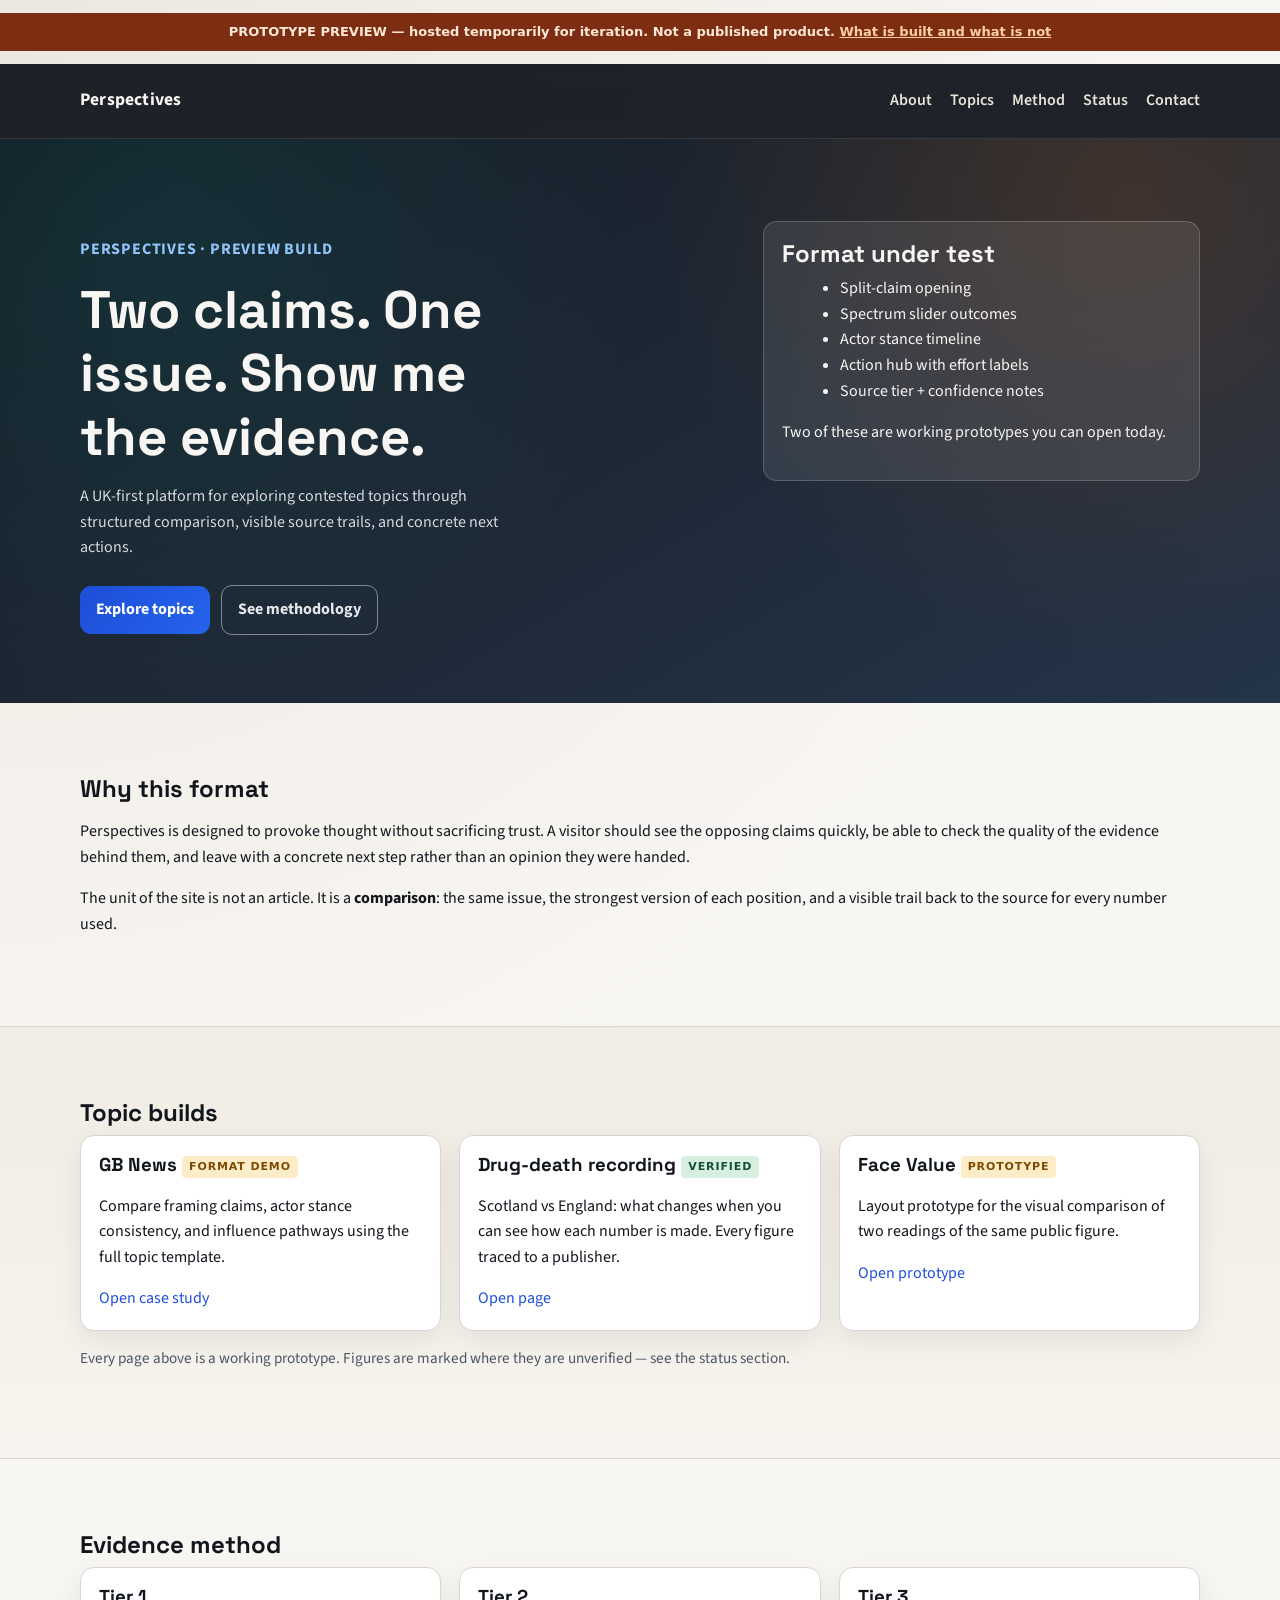
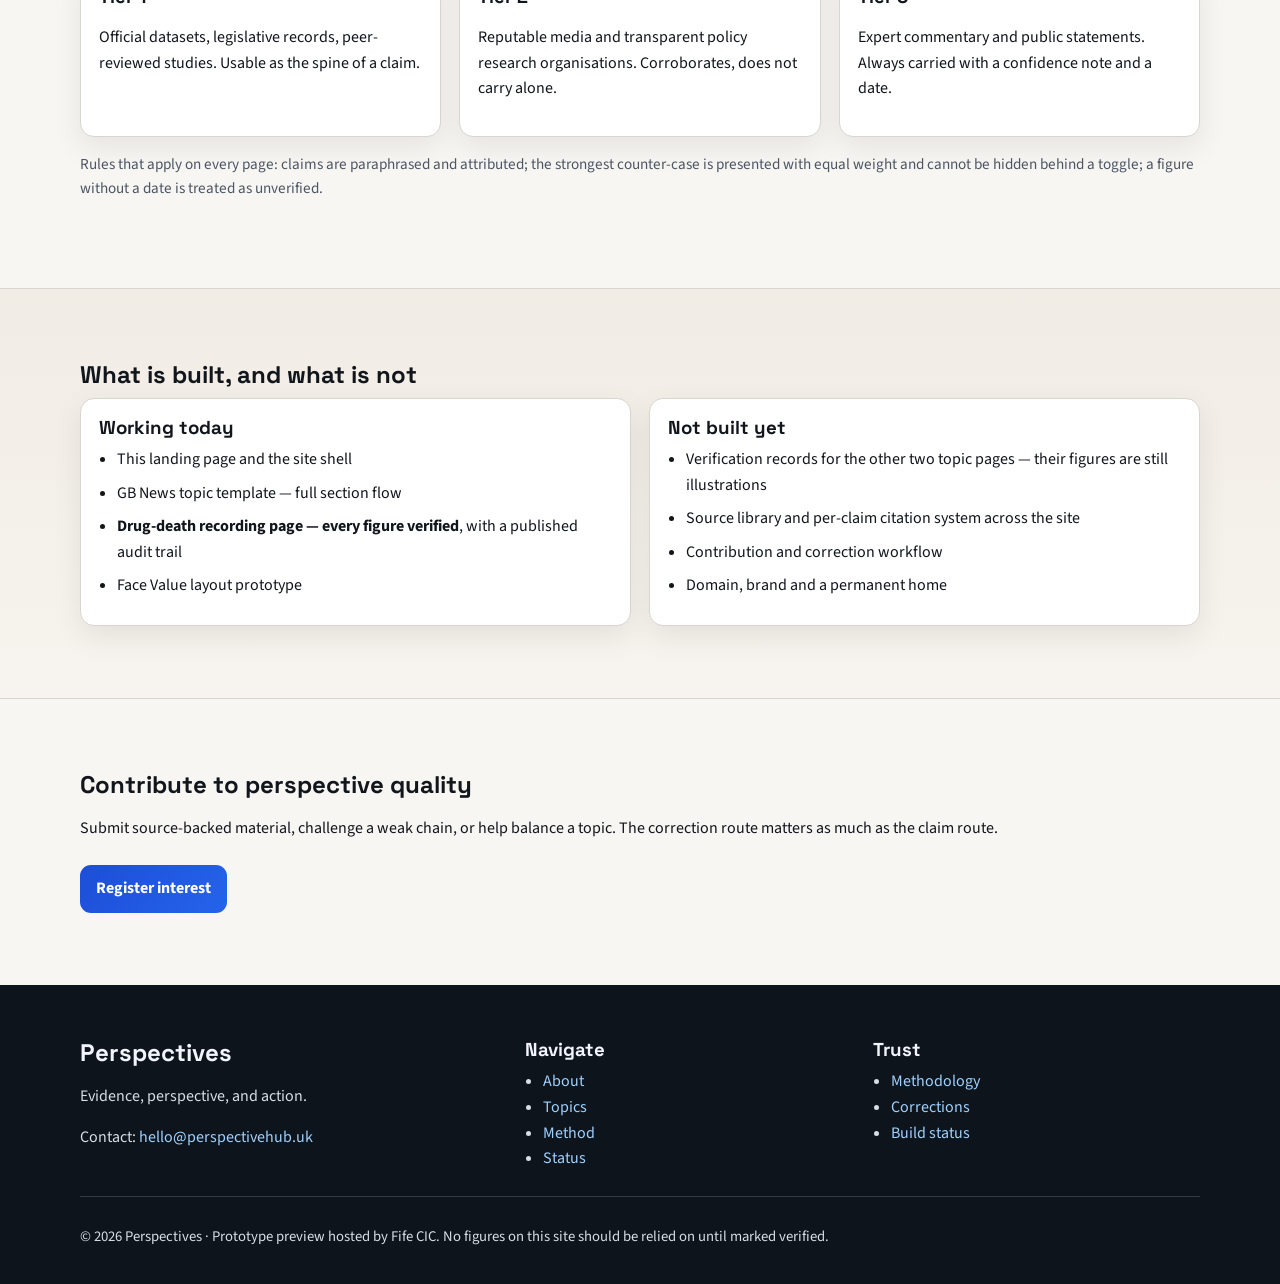
<file: index.html>
<!DOCTYPE html>
<html lang="en-GB">
<head>
  <meta charset="utf-8">
  <meta name="viewport" content="width=device-width, initial-scale=1.0">
  <meta name="description" content="Perspectives — explore contested issues through structured comparison, source trails, and concrete actions.">
  <meta name="robots" content="noindex, follow">
  <meta name="theme-color" content="#0f1720">
  <meta property="og:type" content="website">
  <meta property="og:site_name" content="Perspectives">
  <meta property="og:title" content="Perspectives — Prototype Preview">
  <meta property="og:description" content="A UK-first platform for exploring contested topics through structured comparison, source trails, and meaningful actions.">
  <title>Perspectives — Prototype Preview</title>

  <link rel="preconnect" href="https://fonts.googleapis.com">
  <link rel="preconnect" href="https://fonts.gstatic.com" crossorigin>
  <link href="https://fonts.googleapis.com/css2?family=Source+Sans+3:wght@400;600;700&family=Space+Grotesk:wght@500;700&display=swap" rel="stylesheet">
  <link rel="stylesheet" href="assets/style.css">
  <script>document.documentElement.classList.add('js-reveal');</script>
</head>
<body>
  <p class="preview-bar">
    PROTOTYPE PREVIEW — hosted temporarily for iteration. Not a published product.
    <a href="#status">What is built and what is not</a>
  </p>

  <a class="skip-link" href="#main-content">Skip to main content</a>

  <nav class="site-nav" aria-label="Main navigation">
    <div class="container nav-inner">
      <a class="brand" href="index.html">Perspectives</a>
      <button class="hamburger" aria-expanded="false" aria-controls="mobile-menu" aria-label="Toggle menu">
        <span></span><span></span><span></span>
      </button>
      <ul class="nav-links">
        <li><a href="#about">About</a></li>
        <li><a href="#topics">Topics</a></li>
        <li><a href="#method">Method</a></li>
        <li><a href="#status">Status</a></li>
        <li><a href="#contact">Contact</a></li>
      </ul>
    </div>
    <div class="mobile-menu" id="mobile-menu" aria-hidden="true">
      <a href="#about">About</a>
      <a href="#topics">Topics</a>
      <a href="#method">Method</a>
      <a href="#status">Status</a>
      <a href="#contact">Contact</a>
    </div>
  </nav>

  <main id="main-content" tabindex="-1">

    <section class="hero">
      <div class="container hero-grid">
        <div>
          <p class="eyebrow">Perspectives · Preview build</p>
          <h1>Two claims. One issue. Show me the evidence.</h1>
          <p class="lead">A UK-first platform for exploring contested topics through structured comparison, visible source trails, and concrete next actions.</p>
          <div class="hero-actions">
            <a class="btn btn-primary" href="#topics">Explore topics</a>
            <a class="btn btn-outline" href="#method">See methodology</a>
          </div>
        </div>
        <aside class="hero-card">
          <h2>Format under test</h2>
          <ul>
            <li>Split-claim opening</li>
            <li>Spectrum slider outcomes</li>
            <li>Actor stance timeline</li>
            <li>Action hub with effort labels</li>
            <li>Source tier + confidence notes</li>
          </ul>
          <p>Two of these are working prototypes you can open today.</p>
        </aside>
      </div>
    </section>

    <section id="about" class="section reveal">
      <div class="container">
        <h2>Why this format</h2>
        <p>Perspectives is designed to provoke thought without sacrificing trust. A visitor should see the opposing claims quickly, be able to check the quality of the evidence behind them, and leave with a concrete next step rather than an opinion they were handed.</p>
        <p>The unit of the site is not an article. It is a <strong>comparison</strong>: the same issue, the strongest version of each position, and a visible trail back to the source for every number used.</p>
      </div>
    </section>

    <section id="topics" class="section section-alt reveal">
      <div class="container">
        <h2>Topic builds</h2>
        <div class="cards-3">
          <article class="card">
            <h3>GB News <span class="tag tag-draft">Format demo</span></h3>
            <p>Compare framing claims, actor stance consistency, and influence pathways using the full topic template.</p>
            <a href="topics/gb-news.html">Open case study</a>
          </article>
          <article class="card">
            <h3>Drug-death recording <span class="tag tag-live">Verified</span></h3>
            <p>Scotland vs England: what changes when you can see how each number is made. Every figure traced to a publisher.</p>
            <a href="topics/drug-deaths.html">Open page</a>
          </article>
          <article class="card">
            <h3>Face Value <span class="tag tag-draft">Prototype</span></h3>
            <p>Layout prototype for the visual comparison of two readings of the same public figure.</p>
            <a href="topics/face-value.html">Open prototype</a>
          </article>
        </div>
        <p class="meta-row">Every page above is a working prototype. Figures are marked where they are unverified — see the status section.</p>
      </div>
    </section>

    <section id="method" class="section reveal">
      <div class="container">
        <h2>Evidence method</h2>
        <div class="cards-3">
          <article class="card">
            <h3>Tier 1</h3>
            <p>Official datasets, legislative records, peer-reviewed studies. Usable as the spine of a claim.</p>
          </article>
          <article class="card">
            <h3>Tier 2</h3>
            <p>Reputable media and transparent policy research organisations. Corroborates, does not carry alone.</p>
          </article>
          <article class="card">
            <h3>Tier 3</h3>
            <p>Expert commentary and public statements. Always carried with a confidence note and a date.</p>
          </article>
        </div>
        <p class="meta-row">Rules that apply on every page: claims are paraphrased and attributed; the strongest counter-case is presented with equal weight and cannot be hidden behind a toggle; a figure without a date is treated as unverified.</p>
      </div>
    </section>

    <section id="status" class="section section-alt reveal">
      <div class="container">
        <h2>What is built, and what is not</h2>
        <div class="cards-2">
          <article class="card">
            <h3>Working today</h3>
            <ul class="status-list">
              <li>This landing page and the site shell</li>
              <li>GB News topic template — full section flow</li>
              <li><strong>Drug-death recording page — every figure verified</strong>, with a published audit trail</li>
              <li>Face Value layout prototype</li>
            </ul>
          </article>
          <article class="card">
            <h3>Not built yet</h3>
            <ul class="status-list">
              <li>Verification records for the other two topic pages — their figures are still illustrations</li>
              <li>Source library and per-claim citation system across the site</li>
              <li>Contribution and correction workflow</li>
              <li>Domain, brand and a permanent home</li>
            </ul>
          </article>
        </div>
      </div>
    </section>

    <section id="contact" class="section reveal">
      <div class="container">
        <h2>Contribute to perspective quality</h2>
        <p>Submit source-backed material, challenge a weak chain, or help balance a topic. The correction route matters as much as the claim route.</p>
        <a class="btn btn-primary" href="mailto:hello@perspectivehub.uk">Register interest</a>
      </div>
    </section>

  </main>

  <footer class="site-footer">
    <div class="container footer-grid">
      <div>
        <h2>Perspectives</h2>
        <p>Evidence, perspective, and action.</p>
        <p>Contact: <a href="mailto:hello@perspectivehub.uk">hello@perspectivehub.uk</a></p>
      </div>
      <div>
        <h3>Navigate</h3>
        <ul>
          <li><a href="#about">About</a></li>
          <li><a href="#topics">Topics</a></li>
          <li><a href="#method">Method</a></li>
          <li><a href="#status">Status</a></li>
        </ul>
      </div>
      <div>
        <h3>Trust</h3>
        <ul>
          <li><a href="#method">Methodology</a></li>
          <li><a href="#contact">Corrections</a></li>
          <li><a href="#status">Build status</a></li>
        </ul>
      </div>
    </div>
    <div class="container footer-bottom">
      <p>&copy; 2026 Perspectives · Prototype preview hosted by Fife CIC. No figures on this site should be relied on until marked verified.</p>
    </div>
  </footer>

  <script src="assets/script.js"></script>
</body>
</html>
</file>
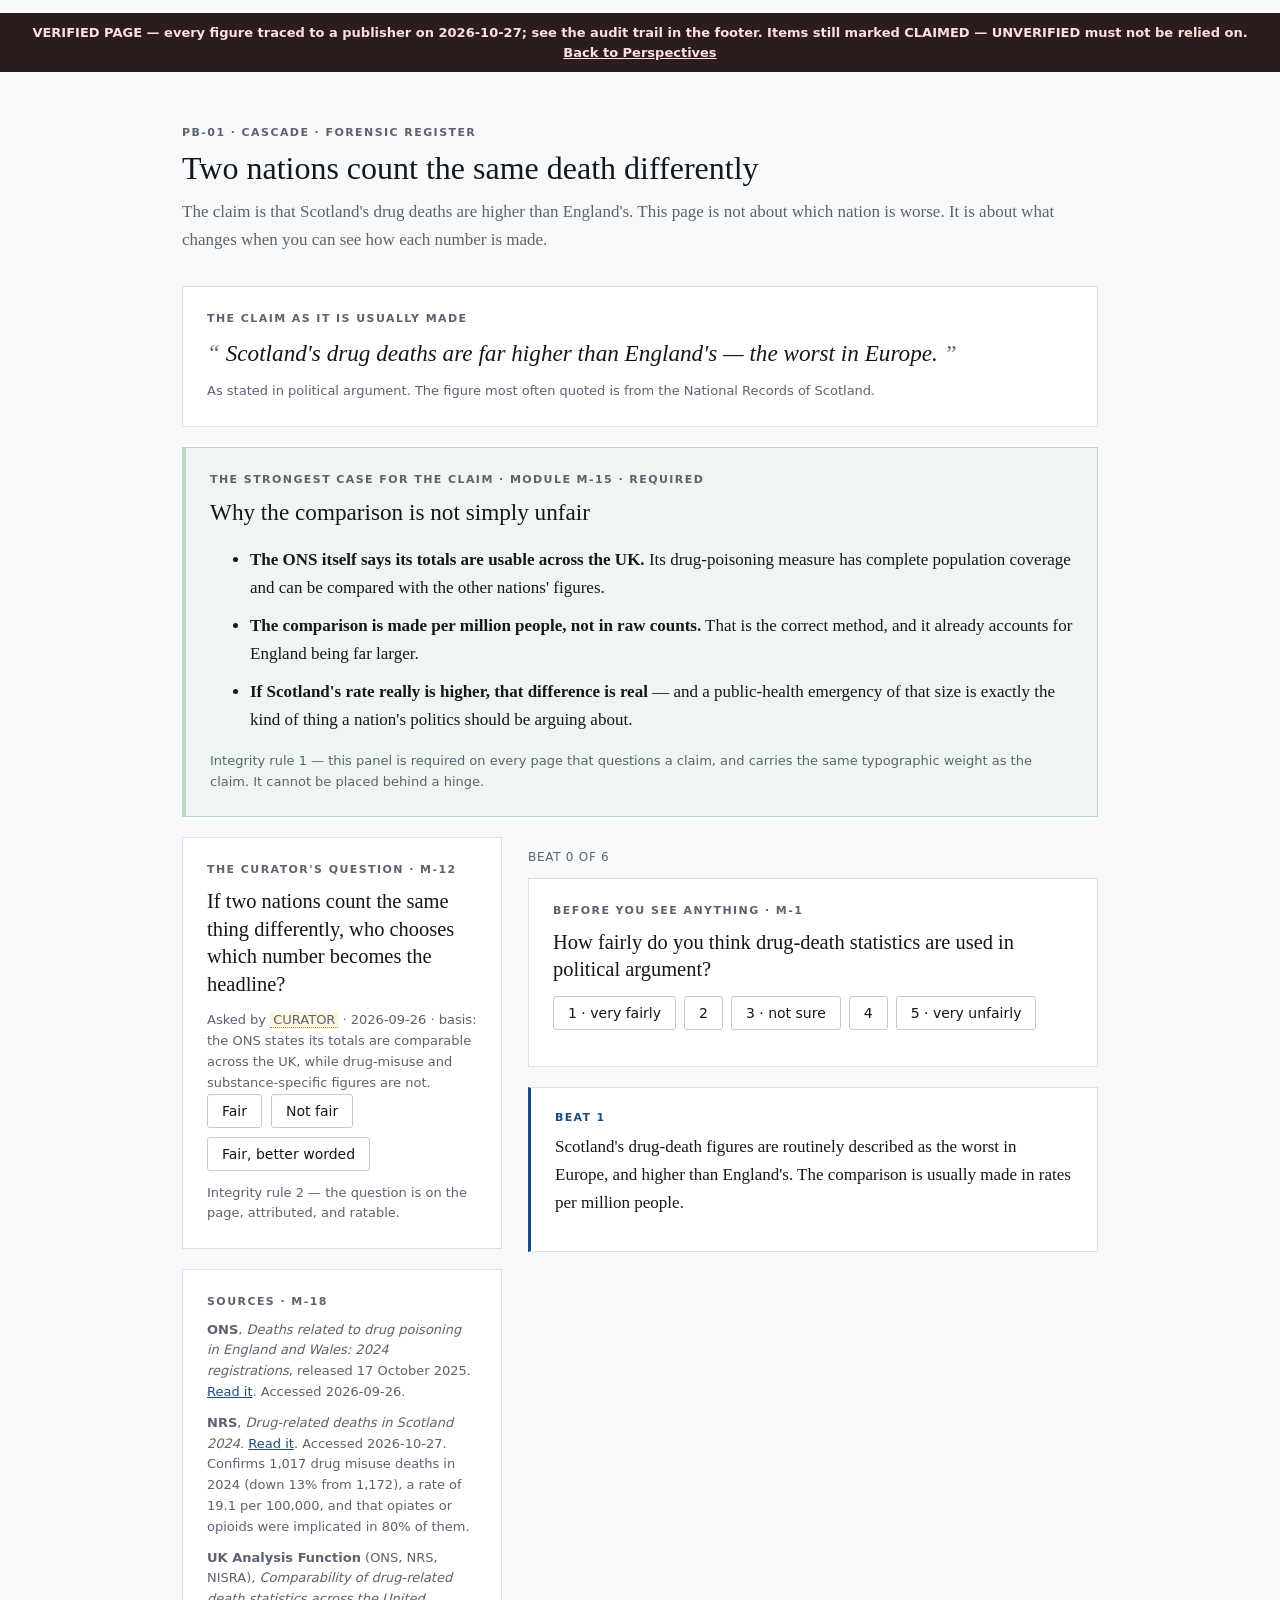
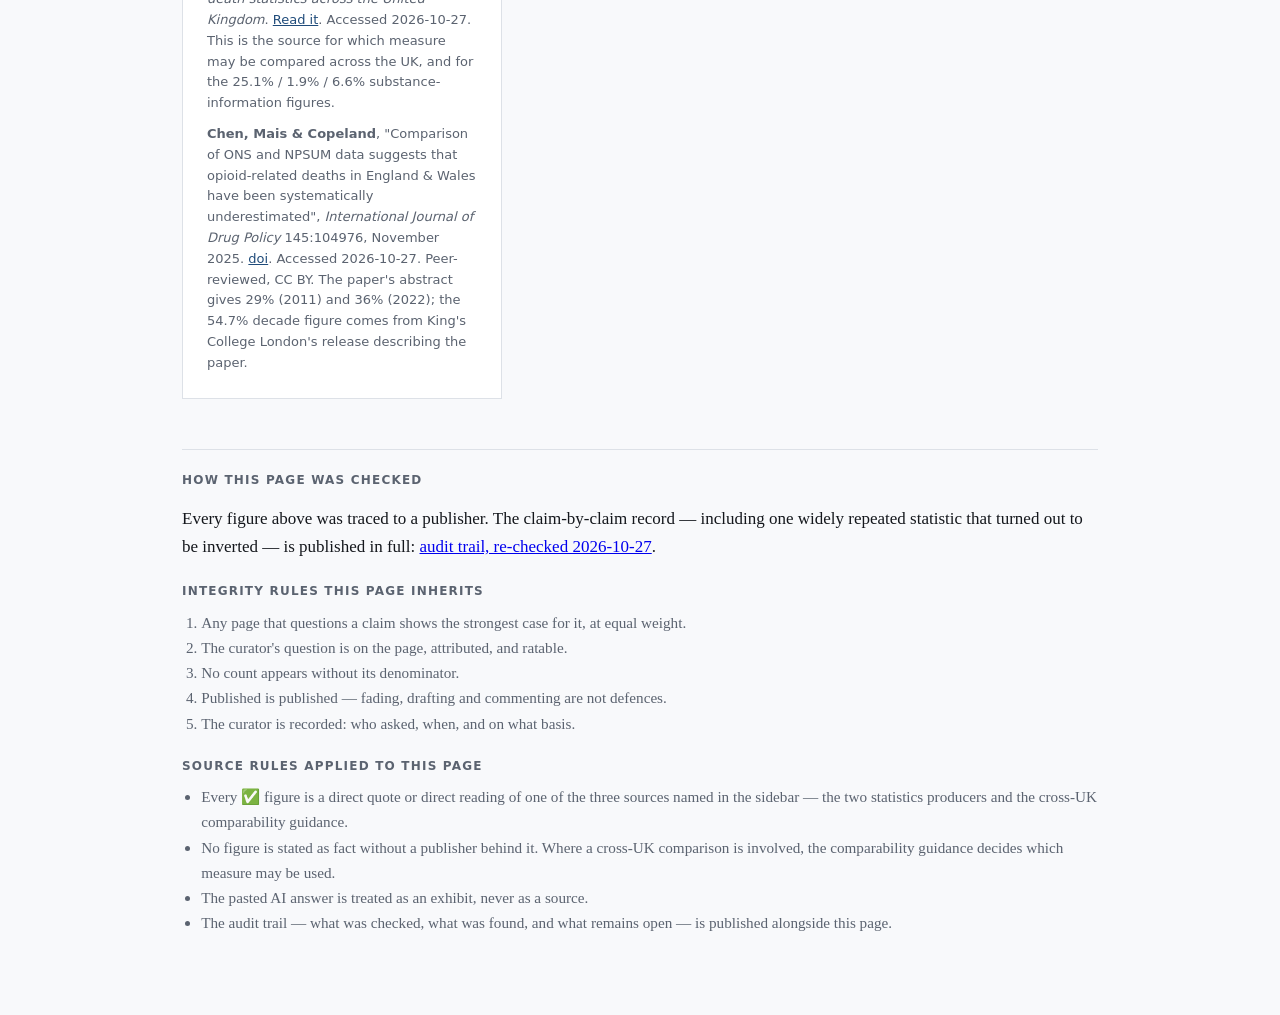
<file: topics/drug-deaths.html>
<!DOCTYPE html>
<html lang="en-GB">
<head>
<meta charset="utf-8">
<meta name="viewport" content="width=device-width, initial-scale=1">
<meta name="robots" content="noindex, nofollow">
<title>PB-01 · Cascade mockup — Scotland vs England drug-death recording</title>
<style>
  :root {
    --ink: #14171c; --ink-soft: #5b6370; --paper: #f8f9fb; --card: #ffffff;
    --rule: #dde1e7; --accent: #1f4b7a; --accent-bg: #eef3f9; --warn: #8a5a00;
    --warn-bg: #fff6e0; --counter: #14532d; --counter-bg: #eff6f1;
  }
  * { box-sizing: border-box; }
  body { margin: 0; background: var(--paper); color: var(--ink);
    font: 17px/1.65 Georgia, "Iowan Old Style", "Times New Roman", serif; }
  .mock { background: #2b1d1d; color: #ffdede; text-align: center; padding: 10px 18px;
    font: 600 13px/1.5 ui-sans-serif, system-ui, sans-serif; }
  .wrap { max-width: 60rem; margin: 0 auto; padding: 40px 22px 80px; }
  .kicker { font: 600 11px/1.4 ui-sans-serif, system-ui, sans-serif; letter-spacing: .13em;
    text-transform: uppercase; color: var(--ink-soft); margin: 0 0 10px; }
  h1 { font-size: 2rem; line-height: 1.18; font-weight: 400; margin: 0 0 10px; }
  h2 { font-size: 1.28rem; line-height: 1.35; font-weight: 400; margin: 0 0 12px; }
  .lede { color: var(--ink-soft); margin: 0 0 32px; }
  .block { background: var(--card); border: 1px solid var(--rule); padding: 24px; margin: 0 0 20px; }
  .claim blockquote { margin: 0 0 12px; font-size: 1.45rem; line-height: 1.4; font-style: italic; }
  .claim blockquote::before { content: "\201C"; color: var(--ink-soft); }
  .claim blockquote::after { content: "\201D"; color: var(--ink-soft); }
  .counter { background: var(--counter-bg); border: 1px solid #bcd6c4; border-left-width: 4px; }
  .counter h2 { font-size: 1.45rem; }
  .counter li { margin-bottom: 10px; }
  .cols { display: grid; grid-template-columns: 20rem 1fr; gap: 26px; align-items: start; }
  @media (max-width: 55rem) { .cols { grid-template-columns: 1fr; } }
  aside .block { position: sticky; top: 16px; }
  @media (max-width: 55rem) { aside .block { position: static; } }
  .ph { background: var(--warn-bg); border-bottom: 1px dotted #b8870b; padding: 0 3px; }
  .beat { background: var(--card); border: 1px solid var(--rule); border-left: 3px solid var(--accent);
    padding: 22px 24px; margin: 0 0 16px; }
  .beat[hidden] { display: none; }
  .beat .beat-no { font: 600 11px/1.4 ui-sans-serif, system-ui, sans-serif; letter-spacing: .12em;
    text-transform: uppercase; color: var(--accent); margin: 0 0 8px; }
  .beat p { margin: 0 0 12px; }
  .quote { border-left: 3px solid var(--rule); padding-left: 14px; color: #2a2f38; font-style: italic; }
  .src { font: 400 13px/1.6 ui-sans-serif, system-ui, sans-serif; color: var(--ink-soft); margin: 10px 0 0; }
  .src a { color: var(--accent); }
  .unverified { background: var(--warn-bg); border: 1px solid #e6cf9c; padding: 12px 14px;
    font: 400 13.5px/1.6 ui-sans-serif, system-ui, sans-serif; margin: 12px 0 0; }
  .verified { background: var(--counter-bg); border: 1px solid #bcd6c4; padding: 12px 14px;
    font: 400 13.5px/1.6 ui-sans-serif, system-ui, sans-serif; margin: 12px 0 0; }
  .figures { width: 100%; border-collapse: collapse; margin: 14px 0 0;
    font: 400 14px/1.5 ui-sans-serif, system-ui, sans-serif; }
  .figures caption { text-align: left; color: var(--ink-soft); font-size: 12.5px; padding: 0 0 8px; }
  .figures th, .figures td { border-bottom: 1px solid var(--rule); padding: 8px 10px 8px 0;
    text-align: left; vertical-align: top; }
  .figures th { font-weight: 600; color: var(--ink-soft); font-size: 12.5px;
    letter-spacing: .04em; text-transform: uppercase; }
  .hinge { background: var(--accent-bg); border: 1px solid #c3d5e8; padding: 18px 20px; margin: 0 0 16px; }
  .hinge[hidden] { display: none; }
  .hinge .hinge-label { font: 600 13px/1.4 ui-sans-serif, system-ui, sans-serif; margin: 0 0 12px; }
  .btns { display: flex; flex-wrap: wrap; gap: 9px; }
  button { font: 500 14px/1 ui-sans-serif, system-ui, sans-serif; padding: 9px 14px; background: #fff;
    color: var(--ink); border: 1px solid #c3cad4; border-radius: 3px; cursor: pointer; }
  button:hover { border-color: var(--ink); }
  button:focus-visible { outline: 2px solid var(--accent); outline-offset: 2px; }
  button[aria-pressed="true"] { background: var(--ink); color: #fff; border-color: var(--ink); }
  .turn { font: 400 13.5px/1.6 ui-sans-serif, system-ui, sans-serif; color: var(--counter);
    margin: 12px 0 0; }
  .progress { font: 500 12px/1.4 ui-sans-serif, system-ui, sans-serif; letter-spacing: .06em;
    text-transform: uppercase; color: var(--ink-soft); }
  .scale { display: flex; flex-wrap: wrap; gap: 8px; align-items: center; }
  .scale span { font: 400 13px/1.5 ui-sans-serif, system-ui, sans-serif; }
  .report { font: 400 14px/1.7 ui-sans-serif, system-ui, sans-serif; color: var(--ink);
    background: var(--card); border: 1px solid var(--rule); padding: 16px 18px; margin: 16px 0 0; }
  footer { border-top: 1px solid var(--rule); margin-top: 30px; padding-top: 22px; }
  footer h3 { font: 600 12px/1.4 ui-sans-serif, system-ui, sans-serif; letter-spacing: .1em;
    text-transform: uppercase; color: var(--ink-soft); margin: 0 0 10px; }
  footer ol, footer ul { margin: 0; padding-left: 1.2rem; color: var(--ink-soft); font-size: .95rem; }
  .out { font: 500 14px/1.4 ui-sans-serif, system-ui, sans-serif; color: var(--counter); margin: 12px 0 0; }
</style>
</head>
<body>

<p class="mock">
  VERIFIED PAGE — every figure traced to a publisher on 2026-10-27; see the audit trail in the footer.
  Items still marked <strong>CLAIMED — UNVERIFIED</strong> must not be relied on.
  <a href="../index.html" style="color:#ffdede">Back to Perspectives</a>
</p>

<div class="wrap">

  <header>
    <p class="kicker">PB-01 · Cascade · Forensic register</p>
    <h1>Two nations count the same death differently</h1>
    <p class="lede">
      The claim is that Scotland's drug deaths are higher than England's. This page is not about which
      nation is worse. It is about what changes when you can see how each number is made.
    </p>
  </header>

  <!-- The claim -->
  <section class="block claim">
    <p class="kicker">The claim as it is usually made</p>
    <blockquote>
      Scotland's drug deaths are far higher than England's — the worst in Europe.
    </blockquote>
    <p class="src">As stated in political argument. The figure most often quoted is from the
      National Records of Scotland.</p>
  </section>

  <!-- Required counter-case, full width, equal weight -->
  <section class="block counter">
    <p class="kicker">The strongest case for the claim · module M-15 · required</p>
    <h2>Why the comparison is not simply unfair</h2>
    <ul>
      <li><strong>The ONS itself says its totals are usable across the UK.</strong> Its drug-poisoning
        measure has complete population coverage and can be compared with the other nations' figures.</li>
      <li><strong>The comparison is made per million people, not in raw counts.</strong> That is the correct
        method, and it already accounts for England being far larger.</li>
      <li><strong>If Scotland's rate really is higher, that difference is real</strong> — and a public-health
        emergency of that size is exactly the kind of thing a nation's politics should be arguing about.</li>
    </ul>
    <p class="src">Integrity rule 1 — this panel is required on every page that questions a claim, and
      carries the same typographic weight as the claim. It cannot be placed behind a hinge.</p>
  </section>

  <div class="cols">

    <!-- Curator's question -->
    <aside>
      <section class="block">
        <p class="kicker">The curator's question · M-12</p>
        <h2>If two nations count the same thing differently, who chooses which number becomes the headline?</h2>
        <p class="src">Asked by <span class="ph">CURATOR</span> · 2026-09-26 ·
          basis: the ONS states its totals are comparable across the UK, while drug-misuse and
          substance-specific figures are not.</p>
        <div class="btns" role="group" aria-label="Was this question fair?">
          <button type="button" data-fair="yes">Fair</button>
          <button type="button" data-fair="no">Not fair</button>
          <button type="button" data-fair="edit">Fair, better worded</button>
        </div>
        <p class="out" id="fair-out" role="status" aria-live="polite"></p>
        <p class="src">Integrity rule 2 — the question is on the page, attributed, and ratable.</p>
      </section>

      <section class="block">
        <p class="kicker">Sources · M-18</p>
        <p class="src">
          <strong>ONS</strong>, <em>Deaths related to drug poisoning in England and Wales: 2024
          registrations</em>, released 17 October 2025.
          <a href="https://www.ons.gov.uk/peoplepopulationandcommunity/birthsdeathsandmarriages/deaths/bulletins/deathsrelatedtodrugpoisoninginenglandandwales/2024registrations">Read it</a>.
          Accessed 2026-09-26.
        </p>
        <p class="src"><strong>NRS</strong>, <em>Drug-related deaths in Scotland 2024</em>.
          <a href="https://www.nrscotland.gov.uk/publications/drug-related-deaths-in-scotland-2024/">Read it</a>.
          Accessed 2026-10-27. Confirms 1,017 drug misuse deaths in 2024 (down 13% from 1,172), a rate of
          19.1 per 100,000, and that opiates or opioids were implicated in 80% of them.</p>
        <p class="src"><strong>UK Analysis Function</strong> (ONS, NRS, NISRA), <em>Comparability of
          drug-related death statistics across the United Kingdom</em>.
          <a href="https://analysisfunction.civilservice.gov.uk/blog/comparability-of-drug-related-death-statistics-across-the-united-kingdom/">Read it</a>.
          Accessed 2026-10-27. This is the source for which measure may be compared across the UK, and for
          the 25.1% / 1.9% / 6.6% substance-information figures.</p>
        <p class="src"><strong>Chen, Mais &amp; Copeland</strong>, "Comparison of ONS and NPSUM data suggests
          that opioid-related deaths in England &amp; Wales have been systematically underestimated",
          <em>International Journal of Drug Policy</em> 145:104976, November 2025.
          <a href="https://doi.org/10.1016/j.drugpo.2025.104976">doi</a>. Accessed 2026-10-27. Peer-reviewed,
          CC BY. The paper's abstract gives 29% (2011) and 36% (2022); the 54.7% decade figure comes from
          King's College London's release describing the paper.</p>
      </section>
    </aside>

    <!-- The Cascade -->
    <main>
      <p class="progress" id="progress" role="status" aria-live="polite">Beat 0 of 6</p>

      <!-- Opening stance -->
      <section class="block" id="stance-a">
        <p class="kicker">Before you see anything · M-1</p>
        <h2>How fairly do you think drug-death statistics are used in political argument?</h2>
        <div class="scale" role="group" aria-label="How fairly are drug-death statistics used">
          <button type="button" data-stance-a="1">1 · very fairly</button>
          <button type="button" data-stance-a="2">2</button>
          <button type="button" data-stance-a="3">3 · not sure</button>
          <button type="button" data-stance-a="4">4</button>
          <button type="button" data-stance-a="5">5 · very unfairly</button>
        </div>
        <p class="out" id="stance-a-out" role="status" aria-live="polite"></p>
      </section>

      <!-- Beat 1 -->
      <section class="beat" id="beat-1">
        <p class="beat-no">Beat 1</p>
        <p>Scotland's drug-death figures are routinely described as the worst in Europe, and higher than
          England's. The comparison is usually made in rates per million people.</p>
      </section>

      <section class="hinge" id="hinge-1" hidden>
        <p class="hinge-label">Hinge 1 — answer to continue</p>
        <p>Before you see how each number is made: is that comparison fair?</p>
        <div class="btns" role="group" aria-label="Is the comparison fair">
          <button type="button" data-turn="h1-fair">Fair</button>
          <button type="button" data-turn="h1-unfair">Not fair</button>
          <button type="button" data-turn="h1-unsure">Not sure yet</button>
        </div>
        <p class="turn" id="turn-1" role="status" aria-live="polite"></p>
      </section>

      <!-- Beat 2 -->
      <section class="beat" id="beat-2" hidden>
        <p class="beat-no">Beat 2 · how the numbers are made</p>
        <p class="quote">"The Office for National Statistics (ONS) does not have access to post-mortem
          reports or toxicology results, so the accuracy of figures depends on the information provided by
          the coroner on the death certificate."</p>
        <p>In England and Wales, what gets recorded about a drug death is whatever the coroner writes on the
          certificate. The ONS does not see the toxicology.</p>
        <p class="src">ONS, section 5 and section 10 (Limitations), 2024 registrations. ✅ verified</p>
      </section>

      <section class="hinge" id="hinge-2" hidden>
        <p class="hinge-label">Hinge 2 — answer to continue</p>
        <p>Does knowing the two nations record deaths differently change how you read the comparison?</p>
        <div class="btns" role="group" aria-label="Does it change how you read it">
          <button type="button" data-turn="h2-yes">Yes</button>
          <button type="button" data-turn="h2-no">No</button>
          <button type="button" data-turn="h2-unsure">Not sure</button>
        </div>
        <p class="turn" id="turn-2" role="status" aria-live="polite"></p>
      </section>

      <!-- Beat 3 -->
      <section class="beat" id="beat-3" hidden>
        <p class="beat-no">Beat 3 · the missing detail</p>
        <p>In 2024, <strong>1,192 deaths (21.4%)</strong> registered in England and Wales had no drug type
          recorded on the coroner's certificate. In those cases the record may say only "drug overdose" or
          "multiple drug toxicity".</p>
        <p>The ONS is explicit about what that means: the <strong>totals</strong> are complete and reliable,
          but the <strong>breakdowns by drug</strong> are undercounts.</p>
        <p class="src">ONS, section 3 and section 5. ✅ verified</p>
        <div class="verified">
          <strong>NOW VERIFIED — and the gap is wider than the pasted answer claimed.</strong>
          No information was held on the specific substances involved for <strong>25.1%</strong> of
          drug-related deaths in England and Wales in 2021, against <strong>1.9%</strong> in Scotland and
          <strong>6.6%</strong> in Northern Ireland.
        </div>
        <p class="src">UK Analysis Function (ONS, NRS, NISRA), <em>Comparability of drug-related death
          statistics across the United Kingdom</em>, Figure 2. ✅ verified — this is 2021 data, the most
          recent cross-UK comparison the three statistics producers have published.</p>
      </section>

      <section class="hinge" id="hinge-3" hidden>
        <p class="hinge-label">Hinge 3 — answer to continue</p>
        <p>Which is the bigger problem?</p>
        <div class="btns" role="group" aria-label="Which is the bigger problem">
          <button type="button" data-turn="h3-breakdown">England's breakdown is incomplete</button>
          <button type="button" data-turn="h3-definition">Scotland's headline uses a different definition</button>
          <button type="button" data-turn="h3-both">Both — and the headline hides the choice</button>
        </div>
        <p class="turn" id="turn-3" role="status" aria-live="polite"></p>
      </section>

      <!-- Beat 4 -->
      <section class="beat" id="beat-4" hidden>
        <p class="beat-no">Beat 4 · what the statistics producers say about comparing</p>
        <p class="quote">"Our drug-poisoning statistics can be used for comparisons across the UK, as our
          measure offers complete population coverage. Figures for drug misuse and individual substances are
          not comparable because of differences in data collection methods and in the death registration
          system."</p>
        <p>So the argument is narrower than it first appears. The <strong>totals</strong> can be compared.
          The <strong>breakdowns</strong> cannot — and a headline usually quotes a breakdown.</p>
        <p class="src">ONS, section 10 (Comparing with other statistics). ✅ verified</p>

        <p style="margin-top:18px">But there is a larger problem the argument missed entirely. The two
          headline numbers are not the same measure.</p>

        <table class="figures">
          <caption>The two figures usually put side by side — and what each one actually counts</caption>
          <thead>
            <tr><th scope="col">Figure</th><th scope="col">What it counts</th><th scope="col">2024</th></tr>
          </thead>
          <tbody>
            <tr>
              <th scope="row">Scotland (NRS)</th>
              <td><strong>Drug misuse</strong> deaths — an ACMD definition, a subset of drug poisoning</td>
              <td>1,017 deaths<br>19.1 per 100,000, age-standardised</td>
            </tr>
            <tr>
              <th scope="row">England and Wales (ONS)</th>
              <td><strong>Drug poisoning</strong> deaths — the wide definition, including prescription and
                over-the-counter medicines</td>
              <td>5,565 deaths<br>93.9 per million</td>
            </tr>
          </tbody>
        </table>

        <p>Those two numbers cannot be divided into each other. Scotland's headline is a <em>subset</em>
          measure; England and Wales' is the <em>wide</em> measure.</p>

        <p>The cross-UK guidance is explicit: drug poisoning is the measure to use for comparing the
          nations, and <strong>drug misuse "should not be used for comparisons between UK countries"</strong>.
          NRS renamed the measure to "drug use" deaths from its 2025 edition, keeping the same definition.</p>

        <div class="verified">
          <strong>AND THE CLAIM STILL SURVIVES — on the measure that is comparable.</strong>
          On drug poisoning, Scotland's age-standardised rate has been consistently the highest in the UK
          and in 2021 was <strong>more than double the rate of any other UK country</strong>. The claim that
          Scotland's drug deaths are higher than England's is supported. It is the <em>arithmetic usually
          shown to support it</em> that does not hold.
        </div>
        <p class="src">UK Analysis Function, <em>Comparability of drug-related death statistics across the
          United Kingdom</em> — definitions section, Figure 1 and its commentary. ✅ verified</p>
      </section>

      <!-- Beat 5 -->
      <section class="beat" id="beat-5" hidden>
        <p class="beat-no">Beat 5 · the second reason the numbers are slippery</p>
        <p>Only <strong>37.2%</strong> of drug-poisoning deaths registered in 2024 actually occurred in 2024.
          The median delay between death and registration was <strong>214 days</strong> in England and
          <strong>279 days</strong> in Wales.</p>
        <p>A figure labelled "2024" is mostly a figure about earlier years. That is a different problem from
          recording method — and the original argument ran the two together.</p>
        <p class="src">ONS, section 6 and section 7. ✅ verified</p>
        <p class="src"><strong>Recording method. Registration timing. Actual mortality.</strong> Three
          separate things. Each now has an answer: recording differs enough that the breakdowns cannot
          cross the border (Beats 3–4); registration timing means a figure labelled "2024" is mostly about
          earlier years (this beat); and actual mortality <em>is</em> higher in Scotland on the comparable
          measure (Beat 4).</p>
      </section>

      <!-- Closing stance -->
      <section class="block" id="stance-b" hidden>
        <p class="kicker">After the page · M-1 · identical wording</p>
        <h2>How fairly do you think drug-death statistics are used in political argument?</h2>
        <div class="scale" role="group" aria-label="How fairly are drug-death statistics used">
          <button type="button" data-stance-b="1">1 · very fairly</button>
          <button type="button" data-stance-b="2">2</button>
          <button type="button" data-stance-b="3">3 · not sure</button>
          <button type="button" data-stance-b="4">4</button>
          <button type="button" data-stance-b="5">5 · very unfairly</button>
        </div>
        <p class="out" id="stance-b-out" role="status" aria-live="polite"></p>
        <div class="report" id="shift" hidden></div>
        <p class="src">The opening and closing questions are worded identically, so the difference measured
          is the page's effect and not a reworded question. Whether to show the shift to the visitor is an
          open decision.</p>
      </section>

      <!-- Capture -->
      <section class="block" id="capture" hidden>
        <p class="kicker">Response capture · M-8</p>
        <h2>Before you go</h2>
        <p>Has your view changed?</p>
        <div class="btns" role="group" aria-label="Has your view changed">
          <button type="button" data-cap="changed">Yes</button>
          <button type="button" data-cap="unchanged">No</button>
        </div>
        <p>Was information revealed here that you had not seen before?</p>
        <div class="btns" role="group" aria-label="New information revealed">
          <button type="button" data-cap="new">Yes</button>
          <button type="button" data-cap="none">No</button>
        </div>
        <p>Do you feel misled by information you were given previously?</p>
        <div class="btns" role="group" aria-label="Feel misled">
          <button type="button" data-cap="misled">Yes — and I can say where it came from</button>
        </div>
        <p class="out" id="cap-out" role="status" aria-live="polite"></p>
        <p class="src">A named source is stored privately by default; only aggregates are published.
          "I feel misled" is a feeling, not a fact, and never enters the accepted state on its own.</p>
      </section>
      <!-- Beat 6 -->
      <section class="beat" id="beat-6" hidden>
        <p class="beat-no">Beat 6 · the same error, one more time</p>
        <p>While checking this page's sources, a second figure turned up in circulation: that opioid
          deaths are <em>"underestimated by roughly 50–55%, according to King's College London"</em>.</p>
        <p>The research is real and peer-reviewed. The percentage has been turned inside out.</p>

        <table class="figures">
          <caption>Chen, Mais and Copeland (2025), England and Wales, 2011–2022</caption>
          <thead>
            <tr><th scope="col">Statement</th><th scope="col">Arithmetic</th><th scope="col">True?</th></tr>
          </thead>
          <tbody>
            <tr>
              <th scope="row">"Opioid deaths were 54.7% higher than recorded"</th>
              <td>(39,232 − 25,364) ÷ <strong>25,364</strong> = 54.7%</td>
              <td>✅ what the publisher says</td>
            </tr>
            <tr>
              <th scope="row">"Opioid deaths were underestimated by 50–55%"</th>
              <td>(39,232 − 25,364) ÷ <strong>39,232</strong> = 35.4%</td>
              <td>❌ the same gap, divided by the other number</td>
            </tr>
          </tbody>
        </table>

        <p>Both sentences describe the same research. Only one of them is true. About
          <strong>35%</strong> of opioid deaths went unrecorded — not 50–55%. A "50–55% underestimate"
          would mean only half of deaths were captured; the paper's estimate is that
          <strong>around 65% were</strong>.</p>

        <p class="quote">"In 2011, 574 heroin/morphine-related deaths were identified by ONS; while the
          estimated number was 813… reflecting a 29 % underestimate. By 2022, the underestimate had
          extended to 36 % (1264 deaths identified by ONS; estimated number 1980…)."</p>
        <p class="src">Abstract, verbatim. ✅ verified against the published article.</p>

        <div class="verified">
          <strong>Why this belongs on the page.</strong> This is the page's subject demonstrated a second
          time — and this time the claim arrived <em>wearing a citation</em>, from a real university, about
          real peer-reviewed work. A correct source does not make a correct sentence.
        </div>
        <p class="src">The 54.7% and the 39,232 / 25,364 totals appear in King's College London's release
          describing the paper, not in the abstract; the 29% and 36% figures are quoted from the abstract
          itself. The distinction is recorded in the audit trail. ✅ verified</p>
      </section>
    </main>
  </div>

  <footer>
    <h3>How this page was checked</h3>
    <p>Every figure above was traced to a publisher. The claim-by-claim record — including one widely
      repeated statistic that turned out to be inverted — is published in full:
      <a href="https://github.com/FifeCIC/project-perspective/blob/main/verification/drug-deaths.md">audit
      trail, re-checked 2026-10-27</a>.</p>

    <h3 style="margin-top:22px">Integrity rules this page inherits</h3>
    <ol>
      <li>Any page that questions a claim shows the strongest case for it, at equal weight.</li>
      <li>The curator's question is on the page, attributed, and ratable.</li>
      <li>No count appears without its denominator.</li>
      <li>Published is published — fading, drafting and commenting are not defences.</li>
      <li>The curator is recorded: who asked, when, and on what basis.</li>
    </ol>
    <h3 style="margin-top:22px">Source rules applied to this page</h3>
    <ul>
      <li>Every ✅ figure is a direct quote or direct reading of one of the three sources named in the
        sidebar — the two statistics producers and the cross-UK comparability guidance.</li>
      <li>No figure is stated as fact without a publisher behind it. Where a cross-UK comparison is
        involved, the comparability guidance decides which measure may be used.</li>
      <li>The pasted AI answer is treated as an exhibit, never as a source.</li>
      <li>The audit trail — what was checked, what was found, and what remains open — is published
        alongside this page.</li>
    </ul>
  </footer>
</div>

<script>
  // Mockup only. No backend, no storage, nothing leaves the page.
  var beat = 0, totalBeats = 6;
  var turns = {}, stance = {};

  function show(el) { if (el) el.hidden = false; }
  function progress() {
    document.getElementById('progress').textContent = 'Beat ' + beat + ' of ' + totalBeats;
  }

  function finish() {
    show(document.getElementById('stance-b'));
    show(document.getElementById('capture'));
  }

  function advance(n) {
    show(document.getElementById('beat-' + n));
    var nextHinge = document.getElementById('hinge-' + n);
    if (nextHinge) {
      show(nextHinge);
      beat = Math.max(beat, n);
      progress();
      return;
    }
    // No hinge after this beat: reveal the remaining beats, then close the page.
    for (var i = n + 1; i <= totalBeats; i++) show(document.getElementById('beat-' + i));
    beat = totalBeats;
    progress();
    finish();
  }

  var labels = {
    'h1-fair': 'Recorded: you thought it was fair before seeing how the numbers are made.',
    'h1-unfair': 'Recorded: you thought it was not fair before seeing how the numbers are made.',
    'h1-unsure': 'Recorded: not sure yet.',
    'h2-yes': 'Recorded: recording method changed how you read it.',
    'h2-no': 'Recorded: recording method did not change how you read it.',
    'h2-unsure': 'Recorded: still not sure.',
    'h3-breakdown': "Recorded: England's incomplete breakdown.",
    'h3-definition': "Recorded: Scotland's definition.",
    'h3-both': 'Recorded: both — and that the headline hides the choice.'
  };

  document.querySelectorAll('[data-turn]').forEach(function (btn) {
    btn.addEventListener('click', function () {
      var hinge = btn.closest('.hinge');
      hinge.querySelectorAll('[data-turn]').forEach(function (b) {
        b.setAttribute('aria-pressed', b === btn ? 'true' : 'false');
      });
      var n = hinge.id.replace('hinge-', '');
      turns['h' + n] = btn.dataset.turn;
      document.getElementById('turn-' + n).textContent = labels[btn.dataset.turn];
      advance(Number(n) + 1);
    });
  });

  function recordStance(which, value) {
    var attr = 'data-stance-' + which;
    document.querySelectorAll('[' + attr + ']').forEach(function (b) {
      b.setAttribute('aria-pressed', b.getAttribute(attr) === value ? 'true' : 'false');
    });
    stance[which] = Number(value);
    var out = document.getElementById('stance-' + which + '-out');
    if (out) out.textContent = 'Recorded: ' + value + ' of 5.';
    if (which === 'a') advance(1);
    if (which === 'b' && stance.a) {
      var box = document.getElementById('shift');
      box.hidden = false;
      box.innerHTML = '<strong>Your position, start \u2192 end:</strong> ' + stance.a + ' \u2192 ' +
        stance.b + '. This is your own answer, reported back to you. It is not a score, and it is not ' +
        'compared with anyone else\u2019s.';
    }
  }
  document.querySelectorAll('[data-stance-a]').forEach(function (b) {
    b.addEventListener('click', function () { recordStance('a', b.getAttribute('data-stance-a')); });
  });
  document.querySelectorAll('[data-stance-b]').forEach(function (b) {
    b.addEventListener('click', function () { recordStance('b', b.getAttribute('data-stance-b')); });
  });

  document.querySelectorAll('[data-fair]').forEach(function (b) {
    b.addEventListener('click', function () {
      document.querySelectorAll('[data-fair]').forEach(function (o) {
        o.setAttribute('aria-pressed', o === b ? 'true' : 'false');
      });
      document.getElementById('fair-out').textContent = 'Recorded — the question\u2019s fairness is stored.';
    });
  });

  document.querySelectorAll('[data-cap]').forEach(function (b) {
    b.addEventListener('click', function () {
      var out = document.getElementById('cap-out');
      out.textContent = b.dataset.cap === 'misled'
        ? 'Stored privately. Only aggregates are published.'
        : 'Recorded. In the real page this informs the persuasion statistics \u2014 never shown as a personal score.';
    });
  });

  progress();
</script>
</body>
</html>
</file>
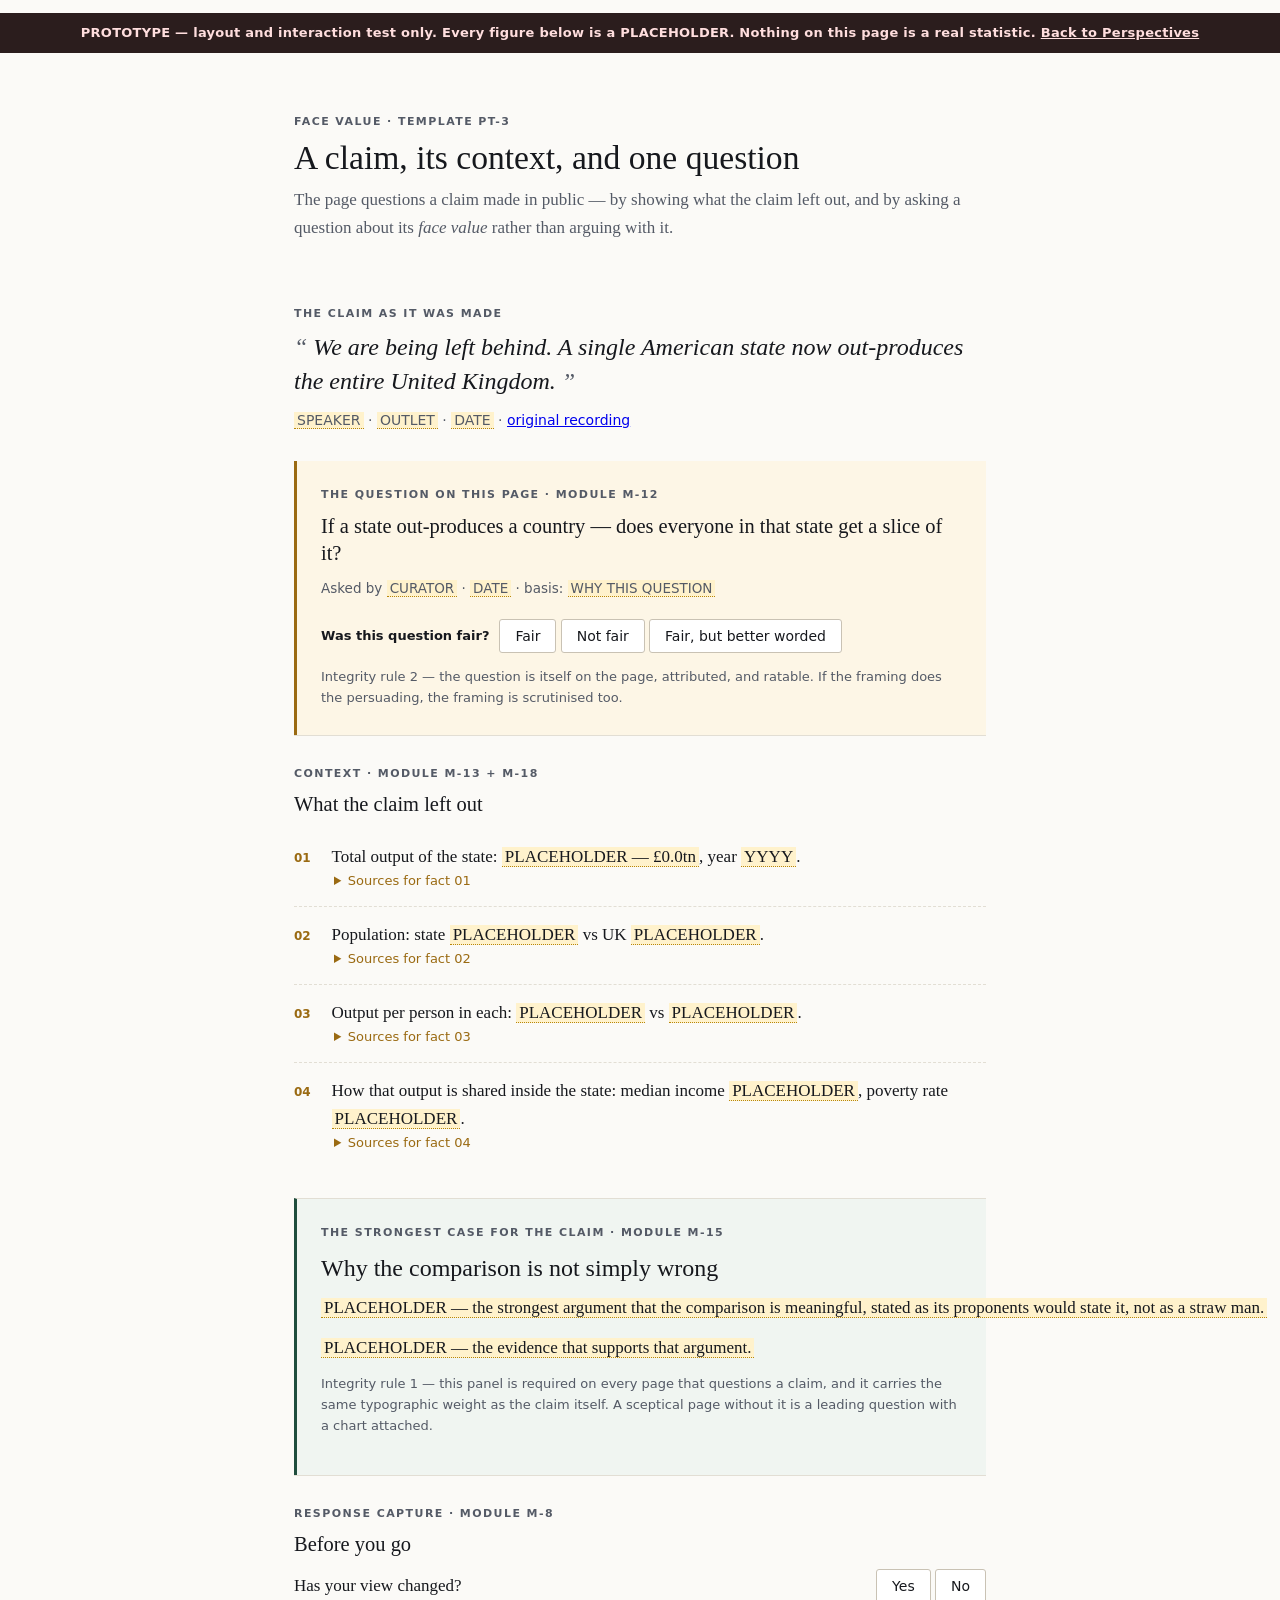
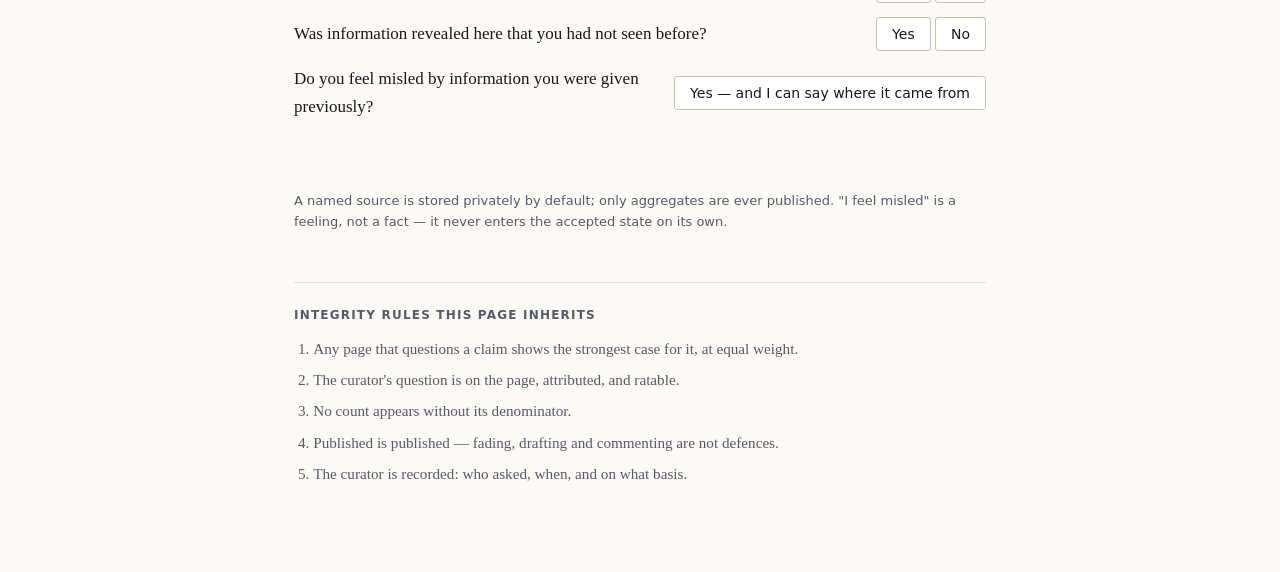
<file: topics/face-value.html>
<!DOCTYPE html>
<html lang="en-GB">
<head>
<meta charset="utf-8">
<meta name="viewport" content="width=device-width, initial-scale=1">
<meta name="robots" content="noindex, nofollow">
<title>PT-3 Face Value — mockup (placeholder content)</title>
<style>
  :root {
    --ink: #16181d;
    --ink-soft: #545a66;
    --paper: #fbfaf7;
    --rule: #e2ded4;
    --accent: #9a6a12;
    --accent-bg: #fdf6e6;
    --counter: #1f4d3d;
    --counter-bg: #f0f5f1;
    --radius: 3px;
  }
  * { box-sizing: border-box; }
  html { -webkit-text-size-adjust: 100%; }
  body {
    margin: 0;
    background: var(--paper);
    color: var(--ink);
    font: 17px/1.65 Georgia, "Iowan Old Style", "Times New Roman", serif;
  }
  .mock-banner {
    background: #2b1d1d; color: #ffdede;
    font: 600 13px/1.5 ui-sans-serif, system-ui, sans-serif;
    letter-spacing: .02em; padding: 10px 18px; text-align: center;
  }
  main { max-width: 46rem; margin: 0 auto; padding: 48px 22px 80px; }
  .kicker {
    font: 600 11px/1.4 ui-sans-serif, system-ui, sans-serif;
    letter-spacing: .13em; text-transform: uppercase;
    color: var(--ink-soft); margin: 0 0 10px;
  }
  h1 { font-size: 2.1rem; line-height: 1.15; margin: 0 0 8px; font-weight: 400; }
  h2 { font-size: 1.28rem; line-height: 1.35; margin: 0 0 10px; font-weight: 400; }
  .lede { color: var(--ink-soft); margin: 0 0 34px; }
  section { border-top: 1px solid var(--rule); padding: 30px 0; }
  section:first-of-type { border-top: 0; }
  .claim blockquote {
    margin: 0 0 12px; font-size: 1.5rem; line-height: 1.4; font-style: italic;
  }
  .claim blockquote::before { content: "\201C"; color: var(--ink-soft); }
  .claim blockquote::after { content: "\201D"; color: var(--ink-soft); }
  .attrib { font: 400 14px/1.5 ui-sans-serif, system-ui, sans-serif; color: var(--ink-soft); margin: 0; }
  .ph {
    background: #fff2cc; border-bottom: 1px dotted #b8870b;
    font-style: normal; padding: 0 3px; white-space: nowrap;
  }
  .question { background: var(--accent-bg); border-left: 3px solid var(--accent); padding: 26px 24px; border-top: 0; }
  .question .basis { font: 400 13.5px/1.6 ui-sans-serif, system-ui, sans-serif; color: var(--ink-soft); margin: 0 0 20px; }
  .fairness { display: flex; flex-wrap: wrap; align-items: center; gap: 10px; }
  .fairness .fair-label { font: 600 13px/1.4 ui-sans-serif, system-ui, sans-serif; }
  button {
    font: 500 14px/1 ui-sans-serif, system-ui, sans-serif;
    padding: 9px 15px; background: #fff; color: var(--ink);
    border: 1px solid #c9c2b4; border-radius: var(--radius); cursor: pointer;
  }
  button:hover { border-color: var(--ink); }
  button:focus-visible { outline: 2px solid var(--accent); outline-offset: 2px; }
  button[aria-pressed="true"] { background: var(--ink); color: #fff; border-color: var(--ink); }
  .note { font: 400 13px/1.6 ui-sans-serif, system-ui, sans-serif; color: var(--ink-soft); margin: 14px 0 0; }
  .facts { list-style: none; margin: 0; padding: 0; }
  .facts > li { padding: 14px 0; border-bottom: 1px dashed var(--rule); }
  .facts > li:last-child { border-bottom: 0; }
  .fact-head { display: flex; gap: 12px; align-items: baseline; }
  .fact-mark { font: 600 12px/1 ui-sans-serif, system-ui, sans-serif; color: var(--accent); min-width: 1.6rem; }
  .sources { font: 400 13.5px/1.6 ui-sans-serif, system-ui, sans-serif; color: var(--ink-soft); margin: 8px 0 0 2.5rem; }
  .sources a { color: var(--ink-soft); }
  details summary {
    font: 500 13px/1.6 ui-sans-serif, system-ui, sans-serif;
    cursor: pointer; color: var(--accent); margin-left: 2.5rem;
  }
  details[open] summary { margin-bottom: 6px; }
  .countercase { background: var(--counter-bg); border-left: 3px solid var(--counter); padding: 26px 24px; }
  .countercase h2 { font-size: 1.5rem; }
  .countercase p { margin: 0 0 12px; }
  .prompts { display: grid; gap: 14px; }
  .prompt { display: flex; flex-wrap: wrap; gap: 10px; align-items: center; }
  .prompt p { margin: 0; flex: 1 1 22rem; }
  footer { border-top: 1px solid var(--rule); margin-top: 20px; padding-top: 24px; }
  footer h3 { font: 600 12px/1.4 ui-sans-serif, system-ui, sans-serif; letter-spacing: .1em; text-transform: uppercase; color: var(--ink-soft); margin: 0 0 12px; }
  footer ol { margin: 0; padding-left: 1.2rem; color: var(--ink-soft); font-size: .95rem; }
  footer li { margin-bottom: 6px; }
  .out { font: 500 14px/1.4 ui-sans-serif, system-ui, sans-serif; color: var(--counter); }
</style>
</head>
<body>

<p class="mock-banner">
  PROTOTYPE — layout and interaction test only. Every figure below is a <strong>PLACEHOLDER</strong>.
  Nothing on this page is a real statistic.
  <a href="../index.html" style="color:#ffdede">Back to Perspectives</a>
</p>

<main>
  <header>
    <p class="kicker">Face Value · template PT-3</p>
    <h1>A claim, its context, and one question</h1>
    <p class="lede">
      The page questions a claim made in public — by showing what the claim left out, and by asking a
      question about its <em>face value</em> rather than arguing with it.
    </p>
  </header>

  <section class="claim" aria-labelledby="claim-h">
    <p class="kicker" id="claim-h">The claim as it was made</p>
    <blockquote>
      We are being left behind. A single American state now out-produces the entire United Kingdom.
    </blockquote>
    <p class="attrib">
      <span class="ph">SPEAKER</span> · <span class="ph">OUTLET</span> ·
      <span class="ph">DATE</span> · <a href="#" aria-label="Source of the original claim">original recording</a>
    </p>
  </section>

  <section class="question" aria-labelledby="q-h">
    <p class="kicker">The question on this page · module M-12</p>
    <h2 id="q-h">
      If a state out-produces a country — does everyone in that state get a slice of it?
    </h2>
    <p class="basis">
      Asked by <span class="ph">CURATOR</span> · <span class="ph">DATE</span> ·
      basis: <span class="ph">WHY THIS QUESTION</span>
    </p>
    <div class="fairness">
      <span class="fair-label" id="fair-label">Was this question fair?</span>
      <span role="group" aria-labelledby="fair-label">
        <button type="button" data-fair="yes" aria-pressed="false">Fair</button>
        <button type="button" data-fair="no" aria-pressed="false">Not fair</button>
        <button type="button" data-fair="edit" aria-pressed="false">Fair, but better worded</button>
      </span>
      <span class="out" id="fair-out" role="status" aria-live="polite"></span>
    </div>
    <p class="note">
      Integrity rule 2 — the question is itself on the page, attributed, and ratable. If the framing does
      the persuading, the framing is scrutinised too.
    </p>
  </section>

  <section aria-labelledby="ctx-h">
    <p class="kicker">Context · module M-13 + M-18</p>
    <h2 id="ctx-h">What the claim left out</h2>
    <ul class="facts">
      <li>
        <div class="fact-head">
          <span class="fact-mark" aria-hidden="true">01</span>
          <span>Total output of the state: <span class="ph">PLACEHOLDER — £0.0tn</span>, year <span class="ph">YYYY</span>.</span>
        </div>
        <details>
          <summary>Sources for fact 01</summary>
          <p class="sources" >
            <span class="ph">SOURCE 1 — publisher, date, link</span><br>
            <span class="ph">SOURCE 2 — the figure the claim itself relies on</span>
          </p>
        </details>
      </li>
      <li>
        <div class="fact-head">
          <span class="fact-mark" aria-hidden="true">02</span>
          <span>Population: state <span class="ph">PLACEHOLDER</span> vs UK <span class="ph">PLACEHOLDER</span>.</span>
        </div>
        <details>
          <summary>Sources for fact 02</summary>
          <p class="sources"><span class="ph">SOURCE — publisher, date, link</span></p>
        </details>
      </li>
      <li>
        <div class="fact-head">
          <span class="fact-mark" aria-hidden="true">03</span>
          <span>Output per person in each: <span class="ph">PLACEHOLDER</span> vs <span class="ph">PLACEHOLDER</span>.</span>
        </div>
        <details>
          <summary>Sources for fact 03</summary>
          <p class="sources"><span class="ph">SOURCE — publisher, date, link</span></p>
        </details>
      </li>
      <li>
        <div class="fact-head">
          <span class="fact-mark" aria-hidden="true">04</span>
          <span>How that output is shared inside the state: median income <span class="ph">PLACEHOLDER</span>, poverty rate <span class="ph">PLACEHOLDER</span>.</span>
        </div>
        <details>
          <summary>Sources for fact 04</summary>
          <p class="sources"><span class="ph">SOURCE — publisher, date, link</span></p>
        </details>
      </li>
    </ul>
  </section>

  <section class="countercase" aria-labelledby="cc-h">
    <p class="kicker">The strongest case for the claim · module M-15</p>
    <h2 id="cc-h">Why the comparison is not simply wrong</h2>
    <p><span class="ph">PLACEHOLDER — the strongest argument that the comparison is meaningful, stated
      as its proponents would state it, not as a straw man.</span></p>
    <p><span class="ph">PLACEHOLDER — the evidence that supports that argument.</span></p>
    <p class="note">
      Integrity rule 1 — this panel is required on every page that questions a claim, and it carries the
      same typographic weight as the claim itself. A sceptical page without it is a leading question with
      a chart attached.
    </p>
  </section>

  <section aria-labelledby="cap-h">
    <p class="kicker">Response capture · module M-8</p>
    <h2 id="cap-h">Before you go</h2>
    <div class="prompts">
      <div class="prompt">
        <p>Has your view changed?</p>
        <span role="group" aria-label="Has your view changed">
          <button type="button" data-change="yes">Yes</button>
          <button type="button" data-change="no">No</button>
        </span>
      </div>
      <div class="prompt">
        <p>Was information revealed here that you had not seen before?</p>
        <span role="group" aria-label="New information revealed">
          <button type="button" data-change="new-yes">Yes</button>
          <button type="button" data-change="new-no">No</button>
        </span>
      </div>
      <div class="prompt">
        <p>Do you feel misled by information you were given previously?</p>
        <span role="group" aria-label="Feel misled">
          <button type="button" data-change="misled">Yes — and I can say where it came from</button>
        </span>
      </div>
      <p class="out" id="cap-out" role="status" aria-live="polite"></p>
      <p class="note">
        A named source is stored privately by default; only aggregates are ever published. "I feel misled"
        is a feeling, not a fact — it never enters the accepted state on its own.
      </p>
    </div>
  </section>

  <footer>
    <h3>Integrity rules this page inherits</h3>
    <ol>
      <li>Any page that questions a claim shows the strongest case for it, at equal weight.</li>
      <li>The curator's question is on the page, attributed, and ratable.</li>
      <li>No count appears without its denominator.</li>
      <li>Published is published — fading, drafting and commenting are not defences.</li>
      <li>The curator is recorded: who asked, when, and on what basis.</li>
    </ol>
  </footer>
</main>

<script>
  // Interaction only. No data leaves the page — this mockup has no backend by design.
  document.querySelectorAll('.fairness button').forEach(function (btn) {
    btn.addEventListener('click', function () {
      var group = btn.closest('.fairness');
      group.querySelectorAll('button').forEach(function (b) {
        b.setAttribute('aria-pressed', b === btn ? 'true' : 'false');
      });
      var labels = { yes: 'Recorded as fair.', no: 'Recorded as not fair.', edit: 'Recorded — wording noted.' };
      document.getElementById('fair-out').textContent = labels[btn.dataset.fair];
    });
  });

  document.querySelectorAll('[data-change]').forEach(function (btn) {
    btn.addEventListener('click', function () {
      var out = document.getElementById('cap-out');
      if (btn.dataset.change === 'misled') {
        out.textContent = 'Stored privately. Only aggregates are published.';
      } else {
        out.textContent = 'Recorded. (In the real page this feeds the persuasion statistics — never shown as a personal score.)';
      }
    });
  });
</script>
</body>
</html>
</file>
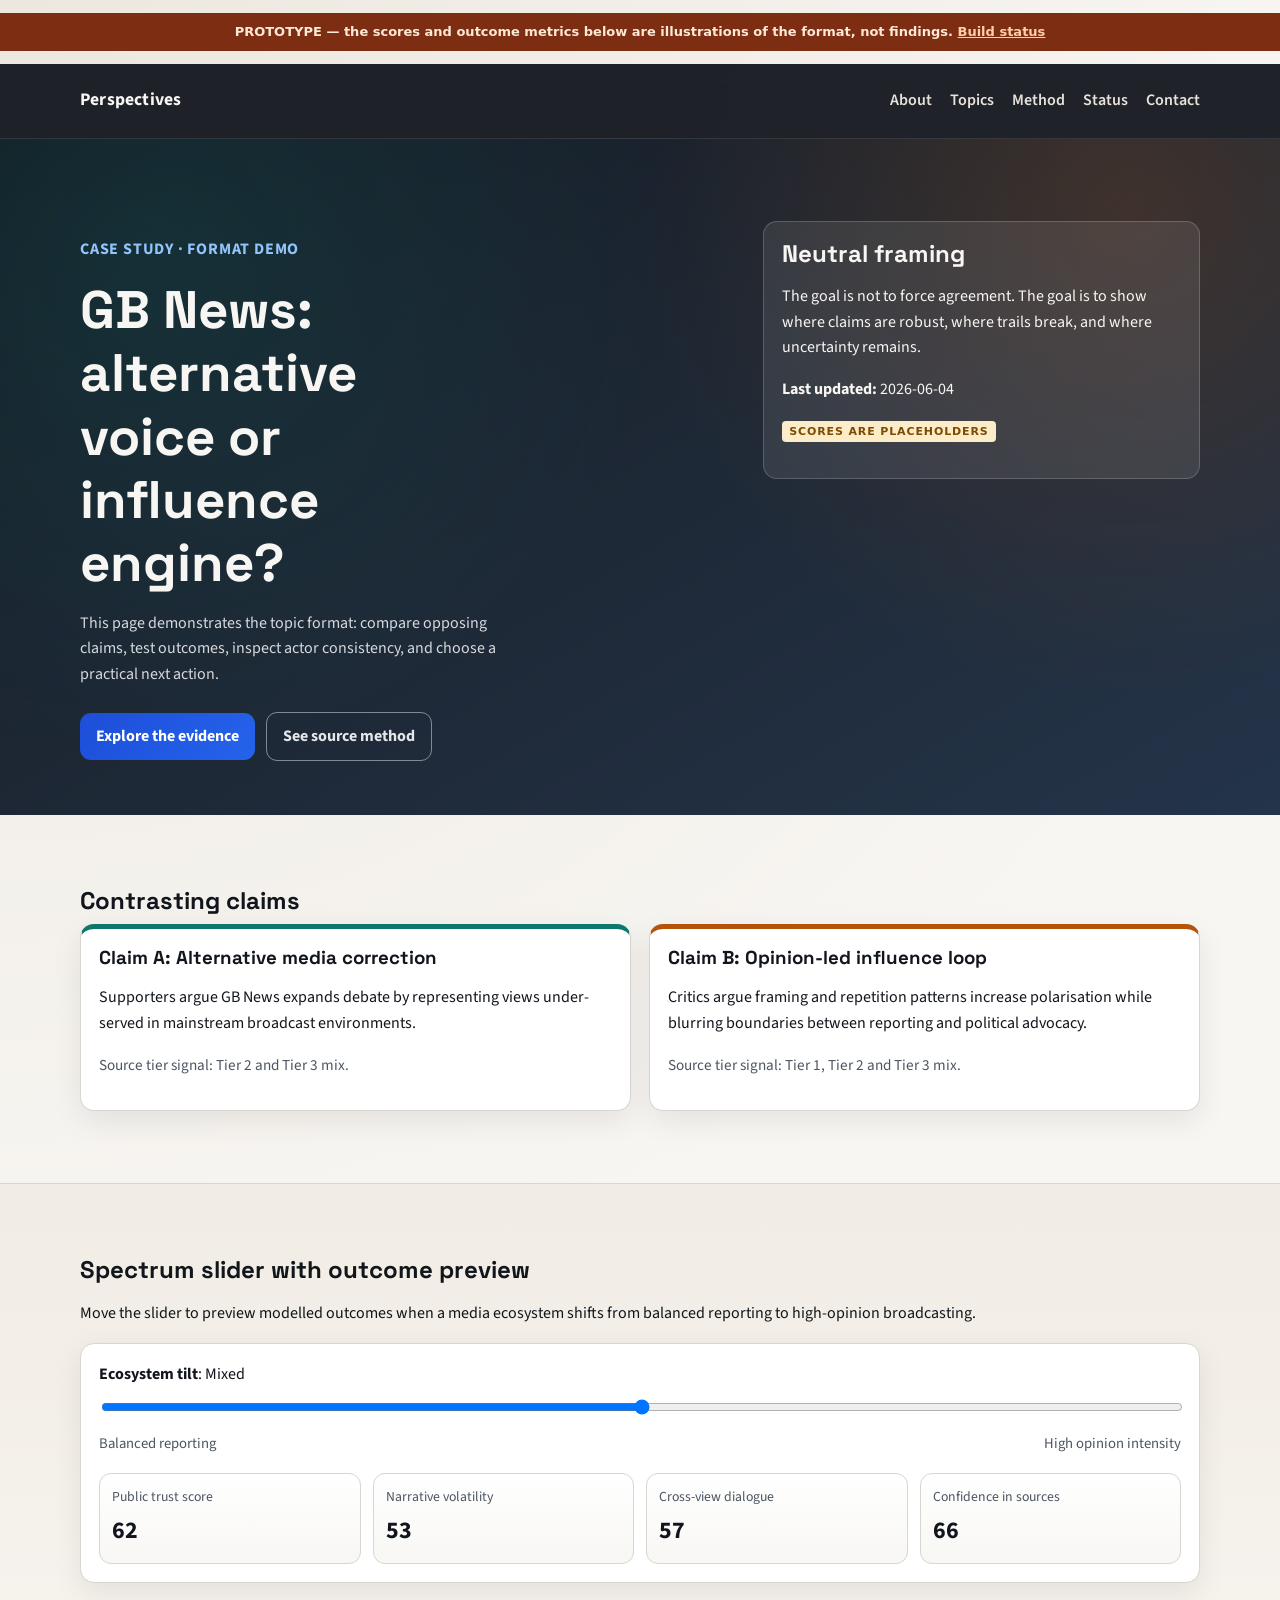
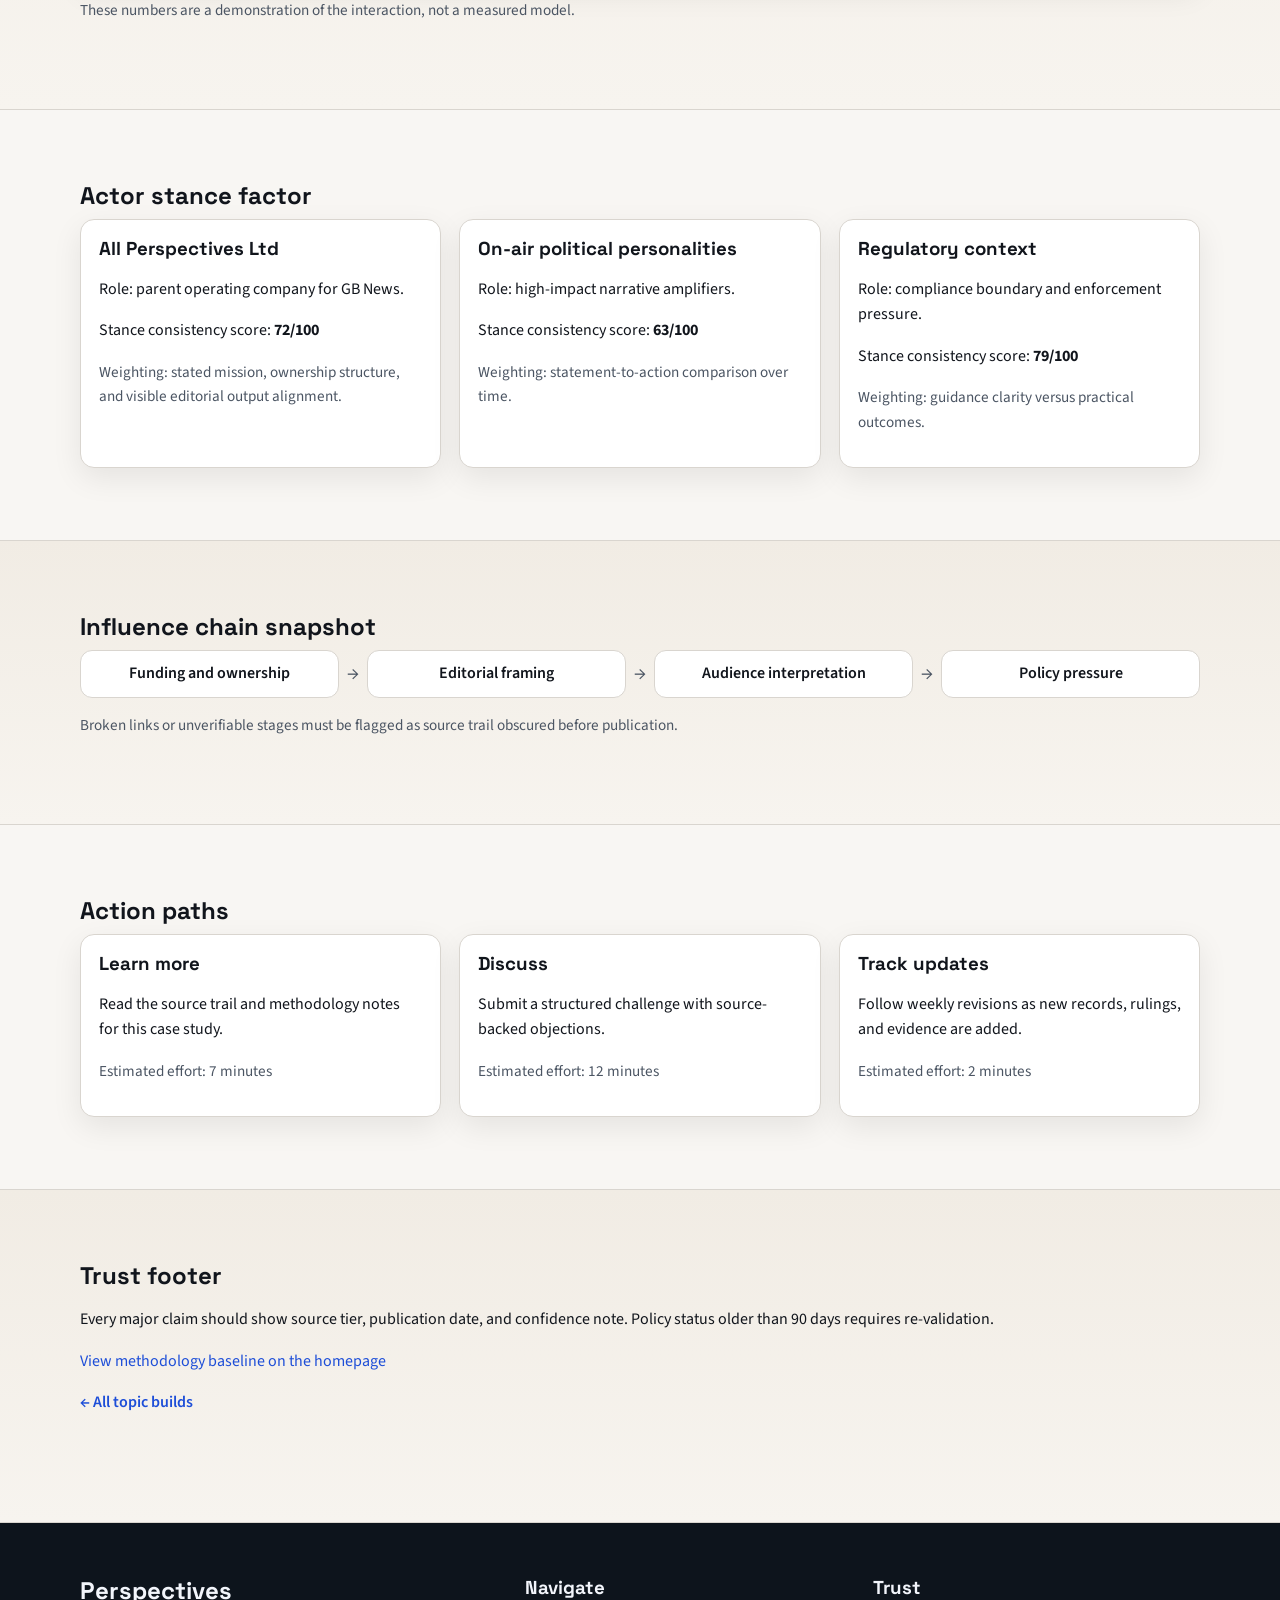
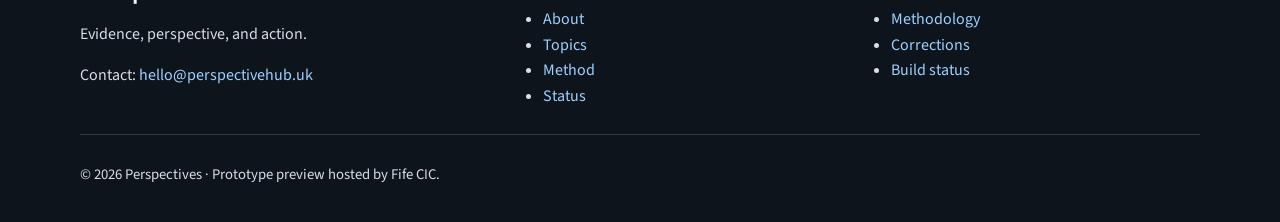
<file: topics/gb-news.html>
<!DOCTYPE html>
<html lang="en-GB">
<head>
  <meta charset="utf-8">
  <meta name="viewport" content="width=device-width, initial-scale=1.0">
  <meta name="description" content="A structured case study comparing GB News framing claims, influence pathways, and evidence quality signals.">
  <meta name="robots" content="noindex, follow">
  <meta name="theme-color" content="#0f1720">
  <title>GB News Case Study — Perspectives</title>

  <link rel="preconnect" href="https://fonts.googleapis.com">
  <link rel="preconnect" href="https://fonts.gstatic.com" crossorigin>
  <link href="https://fonts.googleapis.com/css2?family=Source+Sans+3:wght@400;600;700&family=Space+Grotesk:wght@500;700&display=swap" rel="stylesheet">
  <link rel="stylesheet" href="../assets/style.css">
  <script>document.documentElement.classList.add('js-reveal');</script>
</head>
<body>
  <p class="preview-bar">
    PROTOTYPE — the scores and outcome metrics below are illustrations of the format, not findings.
    <a href="../index.html#status">Build status</a>
  </p>

  <a class="skip-link" href="#main-content">Skip to main content</a>

  <nav class="site-nav" aria-label="Main navigation">
    <div class="container nav-inner">
      <a class="brand" href="../index.html">Perspectives</a>
      <button class="hamburger" aria-expanded="false" aria-controls="mobile-menu" aria-label="Toggle menu">
        <span></span><span></span><span></span>
      </button>
      <ul class="nav-links">
        <li><a href="../index.html#about">About</a></li>
        <li><a href="../index.html#topics">Topics</a></li>
        <li><a href="../index.html#method">Method</a></li>
        <li><a href="../index.html#status">Status</a></li>
        <li><a href="../index.html#contact">Contact</a></li>
      </ul>
    </div>
    <div class="mobile-menu" id="mobile-menu" aria-hidden="true">
      <a href="../index.html#about">About</a>
      <a href="../index.html#topics">Topics</a>
      <a href="../index.html#method">Method</a>
      <a href="../index.html#status">Status</a>
      <a href="../index.html#contact">Contact</a>
    </div>
  </nav>

  <main id="main-content" tabindex="-1">

    <section class="hero hero-topic">
      <div class="container hero-grid">
        <div>
          <p class="eyebrow">Case study · Format demo</p>
          <h1>GB News: alternative voice or influence engine?</h1>
          <p class="lead">This page demonstrates the topic format: compare opposing claims, test outcomes, inspect actor consistency, and choose a practical next action.</p>
          <div class="hero-actions">
            <a class="btn btn-primary" href="#compare">Explore the evidence</a>
            <a class="btn btn-outline" href="#trust">See source method</a>
          </div>
        </div>
        <aside class="hero-card">
          <h2>Neutral framing</h2>
          <p>The goal is not to force agreement. The goal is to show where claims are robust, where trails break, and where uncertainty remains.</p>
          <p><strong>Last updated:</strong> 2026-06-04</p>
          <p><span class="tag tag-draft">Scores are placeholders</span></p>
        </aside>
      </div>
    </section>

    <section id="compare" class="section reveal">
      <div class="container">
        <h2>Contrasting claims</h2>
        <div class="cards-2">
          <article class="card card-a">
            <h3>Claim A: Alternative media correction</h3>
            <p>Supporters argue GB News expands debate by representing views under-served in mainstream broadcast environments.</p>
            <p class="meta-row">Source tier signal: Tier 2 and Tier 3 mix.</p>
          </article>
          <article class="card card-b">
            <h3>Claim B: Opinion-led influence loop</h3>
            <p>Critics argue framing and repetition patterns increase polarisation while blurring boundaries between reporting and political advocacy.</p>
            <p class="meta-row">Source tier signal: Tier 1, Tier 2 and Tier 3 mix.</p>
          </article>
        </div>
      </div>
    </section>

    <section class="section section-alt reveal">
      <div class="container">
        <h2>Spectrum slider with outcome preview</h2>
        <p>Move the slider to preview modelled outcomes when a media ecosystem shifts from balanced reporting to high-opinion broadcasting.</p>

        <div class="slider-panel" data-outcome-panel>
          <label for="stance-range"><strong>Ecosystem tilt</strong>: <span data-tilt-label>Balanced</span></label>
          <input id="stance-range" class="range-input" type="range" min="0" max="100" value="50" step="10" data-stance-slider>
          <div class="scale-row"><span>Balanced reporting</span><span>High opinion intensity</span></div>

          <div class="metrics-grid">
            <div class="metric-card">
              <span class="metric-label">Public trust score</span>
              <strong class="metric-value" data-metric-trust>64</strong>
            </div>
            <div class="metric-card">
              <span class="metric-label">Narrative volatility</span>
              <strong class="metric-value" data-metric-volatility>48</strong>
            </div>
            <div class="metric-card">
              <span class="metric-label">Cross-view dialogue</span>
              <strong class="metric-value" data-metric-dialogue>61</strong>
            </div>
            <div class="metric-card">
              <span class="metric-label">Confidence in sources</span>
              <strong class="metric-value" data-metric-confidence>67</strong>
            </div>
          </div>
        </div>
        <p class="meta-row">These numbers are a demonstration of the interaction, not a measured model.</p>
      </div>
    </section>

    <section class="section reveal">
      <div class="container">
        <h2>Actor stance factor</h2>
        <div class="cards-3">
          <article class="card">
            <h3>All Perspectives Ltd</h3>
            <p>Role: parent operating company for GB News.</p>
            <p>Stance consistency score: <strong>72/100</strong></p>
            <p class="meta-row">Weighting: stated mission, ownership structure, and visible editorial output alignment.</p>
          </article>
          <article class="card">
            <h3>On-air political personalities</h3>
            <p>Role: high-impact narrative amplifiers.</p>
            <p>Stance consistency score: <strong>63/100</strong></p>
            <p class="meta-row">Weighting: statement-to-action comparison over time.</p>
          </article>
          <article class="card">
            <h3>Regulatory context</h3>
            <p>Role: compliance boundary and enforcement pressure.</p>
            <p>Stance consistency score: <strong>79/100</strong></p>
            <p class="meta-row">Weighting: guidance clarity versus practical outcomes.</p>
          </article>
        </div>
      </div>
    </section>

    <section class="section section-alt reveal">
      <div class="container">
        <h2>Influence chain snapshot</h2>
        <div class="chain-board">
          <div class="chain-node">Funding and ownership</div>
          <div class="chain-arrow">&rarr;</div>
          <div class="chain-node">Editorial framing</div>
          <div class="chain-arrow">&rarr;</div>
          <div class="chain-node">Audience interpretation</div>
          <div class="chain-arrow">&rarr;</div>
          <div class="chain-node">Policy pressure</div>
        </div>
        <p class="meta-row">Broken links or unverifiable stages must be flagged as source trail obscured before publication.</p>
      </div>
    </section>

    <section class="section reveal">
      <div class="container">
        <h2>Action paths</h2>
        <div class="cards-3">
          <article class="card">
            <h3>Learn more</h3>
            <p>Read the source trail and methodology notes for this case study.</p>
            <p class="meta-row">Estimated effort: 7 minutes</p>
          </article>
          <article class="card">
            <h3>Discuss</h3>
            <p>Submit a structured challenge with source-backed objections.</p>
            <p class="meta-row">Estimated effort: 12 minutes</p>
          </article>
          <article class="card">
            <h3>Track updates</h3>
            <p>Follow weekly revisions as new records, rulings, and evidence are added.</p>
            <p class="meta-row">Estimated effort: 2 minutes</p>
          </article>
        </div>
      </div>
    </section>

    <section id="trust" class="section section-alt reveal">
      <div class="container">
        <h2>Trust footer</h2>
        <p>Every major claim should show source tier, publication date, and confidence note. Policy status older than 90 days requires re-validation.</p>
        <p><a href="../index.html#method">View methodology baseline on the homepage</a></p>
        <p><a class="back-link" href="../index.html#topics">&larr; All topic builds</a></p>
      </div>
    </section>

  </main>

  <footer class="site-footer">
    <div class="container footer-grid">
      <div>
        <h2>Perspectives</h2>
        <p>Evidence, perspective, and action.</p>
        <p>Contact: <a href="mailto:hello@perspectivehub.uk">hello@perspectivehub.uk</a></p>
      </div>
      <div>
        <h3>Navigate</h3>
        <ul>
          <li><a href="../index.html#about">About</a></li>
          <li><a href="../index.html#topics">Topics</a></li>
          <li><a href="../index.html#method">Method</a></li>
          <li><a href="../index.html#status">Status</a></li>
        </ul>
      </div>
      <div>
        <h3>Trust</h3>
        <ul>
          <li><a href="../index.html#method">Methodology</a></li>
          <li><a href="../index.html#contact">Corrections</a></li>
          <li><a href="../index.html#status">Build status</a></li>
        </ul>
      </div>
    </div>
    <div class="container footer-bottom">
      <p>&copy; 2026 Perspectives · Prototype preview hosted by Fife CIC.</p>
    </div>
  </footer>

  <script src="../assets/script.js"></script>
</body>
</html>
</file>
<file: assets/style.css>
:root {
  --ink: #11151c;
  --paper: #f8f6f3;
  --panel: #ffffff;
  --a: #0f766e;
  --b: #b45309;
  --action: #1d4ed8;
  --muted: #4b5563;
  --line: #d9d5cf;
  --max: 1120px;
  --radius: 14px;
  --shadow: 0 10px 30px rgba(0, 0, 0, 0.08);
}

* { box-sizing: border-box; }
html { scroll-behavior: smooth; }
body {
  margin: 0;
  color: var(--ink);
  background: radial-gradient(circle at top left, #ece8df, var(--paper) 38%);
  font-family: "Source Sans 3", "Segoe UI", sans-serif;
  line-height: 1.6;
}

h1, h2, h3 {
  margin: 0 0 0.5rem;
  line-height: 1.2;
  font-family: "Space Grotesk", "Trebuchet MS", sans-serif;
}

a { color: var(--action); text-decoration: none; }
a:hover { text-decoration: underline; }

.container {
  width: min(var(--max), calc(100% - 2.4rem));
  margin-inline: auto;
}

.skip-link {
  position: absolute;
  left: 10px;
  top: -50px;
  z-index: 9999;
  padding: 10px 14px;
  background: var(--panel);
  border: 2px solid var(--a);
  border-radius: 10px;
}
.skip-link:focus { top: 12px; }

.site-nav {
  position: sticky;
  top: 0;
  z-index: 40;
  background: rgba(17, 21, 28, 0.94);
  backdrop-filter: blur(8px);
  border-bottom: 1px solid rgba(255, 255, 255, 0.1);
}
.nav-inner {
  display: flex;
  align-items: center;
  justify-content: space-between;
  min-height: 74px;
  gap: 18px;
}
.brand {
  color: #f8f6f3;
  font-weight: 700;
  font-size: 1.1rem;
  letter-spacing: 0.2px;
}
.nav-links {
  display: flex;
  gap: 18px;
  list-style: none;
  margin: 0;
  padding: 0;
}
.nav-links a { color: #e8e3da; font-weight: 600; }
.nav-links a.active { color: #7dd3fc; }

.hamburger {
  display: none;
  background: transparent;
  border: 0;
  padding: 4px;
}
.hamburger span {
  display: block;
  width: 24px;
  height: 3px;
  margin: 4px 0;
  background: #e8e3da;
}

.mobile-menu {
  display: none;
  flex-direction: column;
  background: #0b1117;
  padding: 12px 20px 20px;
  border-top: 1px solid rgba(255, 255, 255, 0.12);
}
.mobile-menu a {
  color: #f8f6f3;
  padding: 10px 2px;
  border-bottom: 1px solid rgba(255, 255, 255, 0.08);
}
.mobile-menu.open { display: flex; }

.hero {
  padding: 82px 0 68px;
  background:
    radial-gradient(circle at 12% 16%, rgba(15, 118, 110, 0.2), transparent 40%),
    radial-gradient(circle at 88% 10%, rgba(180, 83, 9, 0.22), transparent 38%),
    linear-gradient(150deg, #141a23, #1d2734 45%, #243449);
  color: #f8f6f3;
}
.hero-grid {
  display: grid;
  grid-template-columns: 1.2fr 0.8fr;
  gap: 28px;
  align-items: start;
}
.hero h1 {
  font-size: clamp(2rem, 4.4vw, 3.3rem);
  max-width: 12ch;
}
.eyebrow {
  display: inline-block;
  font-weight: 700;
  letter-spacing: 0.05em;
  text-transform: uppercase;
  color: #93c5fd;
}
.lead {
  max-width: 56ch;
  color: #d7d9de;
}
.hero-card {
  background: rgba(255, 255, 255, 0.09);
  border: 1px solid rgba(255, 255, 255, 0.18);
  border-radius: var(--radius);
  padding: 18px;
}
.hero-card ul { margin: 0 0 14px 18px; }

.btn {
  display: inline-block;
  padding: 11px 16px;
  border-radius: 11px;
  font-weight: 700;
  margin-right: 8px;
  margin-top: 8px;
}
.btn-primary {
  color: #fff;
  background: linear-gradient(130deg, #1d4ed8, #2563eb);
}
.btn-outline {
  color: #e5e7eb;
  border: 1px solid rgba(229, 231, 235, 0.5);
}

.section {
  padding: 72px 0;
}
.section-alt {
  background: linear-gradient(180deg, #f1ece4, #f7f4ef);
  border-top: 1px solid var(--line);
  border-bottom: 1px solid var(--line);
}
.cards-3, .cards-2 {
  display: grid;
  gap: 18px;
}
.cards-3 { grid-template-columns: repeat(3, 1fr); }
.cards-2 { grid-template-columns: repeat(2, 1fr); }
.card {
  background: var(--panel);
  border-radius: var(--radius);
  border: 1px solid var(--line);
  box-shadow: var(--shadow);
  padding: 18px;
}
.card-a { border-top: 5px solid var(--a); }
.card-b { border-top: 5px solid var(--b); }

.meta-row {
  color: var(--muted);
  font-size: 0.95rem;
}

.hero-topic {
  padding-bottom: 54px;
}

.slider-panel {
  background: var(--panel);
  border: 1px solid var(--line);
  border-radius: var(--radius);
  box-shadow: var(--shadow);
  padding: 18px;
}

.range-input {
  width: 100%;
  margin-top: 12px;
}

.scale-row {
  display: flex;
  justify-content: space-between;
  gap: 12px;
  color: var(--muted);
  font-size: 0.92rem;
  margin-top: 8px;
}

.metrics-grid {
  margin-top: 18px;
  display: grid;
  grid-template-columns: repeat(4, 1fr);
  gap: 12px;
}

.metric-card {
  border: 1px solid var(--line);
  border-radius: 12px;
  padding: 12px;
  background: linear-gradient(180deg, #ffffff, #f8f7f4);
}

.metric-label {
  display: block;
  font-size: 0.86rem;
  color: var(--muted);
}

.metric-value {
  display: block;
  font-size: 1.5rem;
  margin-top: 4px;
}

.chain-board {
  display: grid;
  grid-template-columns: 1fr auto 1fr auto 1fr auto 1fr;
  align-items: center;
  gap: 8px;
}

.chain-node {
  background: var(--panel);
  border: 1px solid var(--line);
  border-radius: 12px;
  padding: 10px;
  font-weight: 600;
  text-align: center;
}

.chain-arrow {
  color: var(--muted);
  font-size: 1.2rem;
}

.site-footer {
  background: #0d141c;
  color: #d8dde6;
  padding: 54px 0 20px;
}
.footer-grid {
  display: grid;
  grid-template-columns: 1.3fr 1fr 1fr;
  gap: 20px;
}
.site-footer h2,
.site-footer h3 { color: #f2f5fb; }
.site-footer ul {
  margin: 0;
  padding-left: 18px;
}
.site-footer a { color: #9fd1ff; }
.footer-bottom {
  border-top: 1px solid rgba(255, 255, 255, 0.16);
  margin-top: 24px;
  padding-top: 14px;
  font-size: 0.92rem;
}

/* Content is visible by default; the animation is opt-in so a JS failure
   never leaves the page blank. */
html.js-reveal .reveal {
  opacity: 0;
  transform: translateY(24px);
  transition: opacity 0.6s ease, transform 0.6s ease;
}
html.js-reveal .reveal.revealed {
  opacity: 1;
  transform: translateY(0);
}

@media (max-width: 900px) {
  .hero-grid,
  .cards-3,
  .cards-2,
  .footer-grid,
  .metrics-grid {
    grid-template-columns: 1fr;
  }

  .chain-board {
    grid-template-columns: 1fr;
  }

  .chain-arrow {
    transform: rotate(90deg);
    justify-self: center;
  }

  .nav-links {
    display: none;
  }

  .hamburger {
    display: inline-block;
  }
}

@media (prefers-reduced-motion: reduce) {
  * {
    animation: none !important;
    transition: none !important;
    scroll-behavior: auto !important;
  }
}

/* ---- Prototype hosting additions (GitHub Pages preview build) ---- */
.preview-bar {
  background: #7c2d12;
  color: #ffe9d6;
  font: 600 13px/1.5 ui-sans-serif, system-ui, sans-serif;
  text-align: center;
  padding: 9px 16px;
}
.preview-bar a { color: #ffd0a8; text-decoration: underline; }
.preview-bar a:hover { color: #fff; }

.btn-outline-dark {
  color: var(--ink);
  border: 1px solid rgba(17, 21, 28, 0.45);
}
.btn-outline-dark:hover { background: rgba(17, 21, 28, 0.06); text-decoration: none; }

.status-list { margin: 0; padding-left: 1.15rem; }
.status-list li { margin-bottom: 8px; }
.tag {
  display: inline-block;
  font: 600 11px/1.4 ui-sans-serif, system-ui, sans-serif;
  letter-spacing: 0.08em;
  text-transform: uppercase;
  padding: 3px 7px;
  border-radius: 4px;
  background: #e5e2db;
  color: #3f4653;
  vertical-align: middle;
}
.tag-live { background: #d7efe1; color: #14532d; }
.tag-draft { background: #fdecc8; color: #7c4a03; }
.back-link {
  display: inline-block;
  margin-bottom: 18px;
  font-weight: 600;
}
</file>
